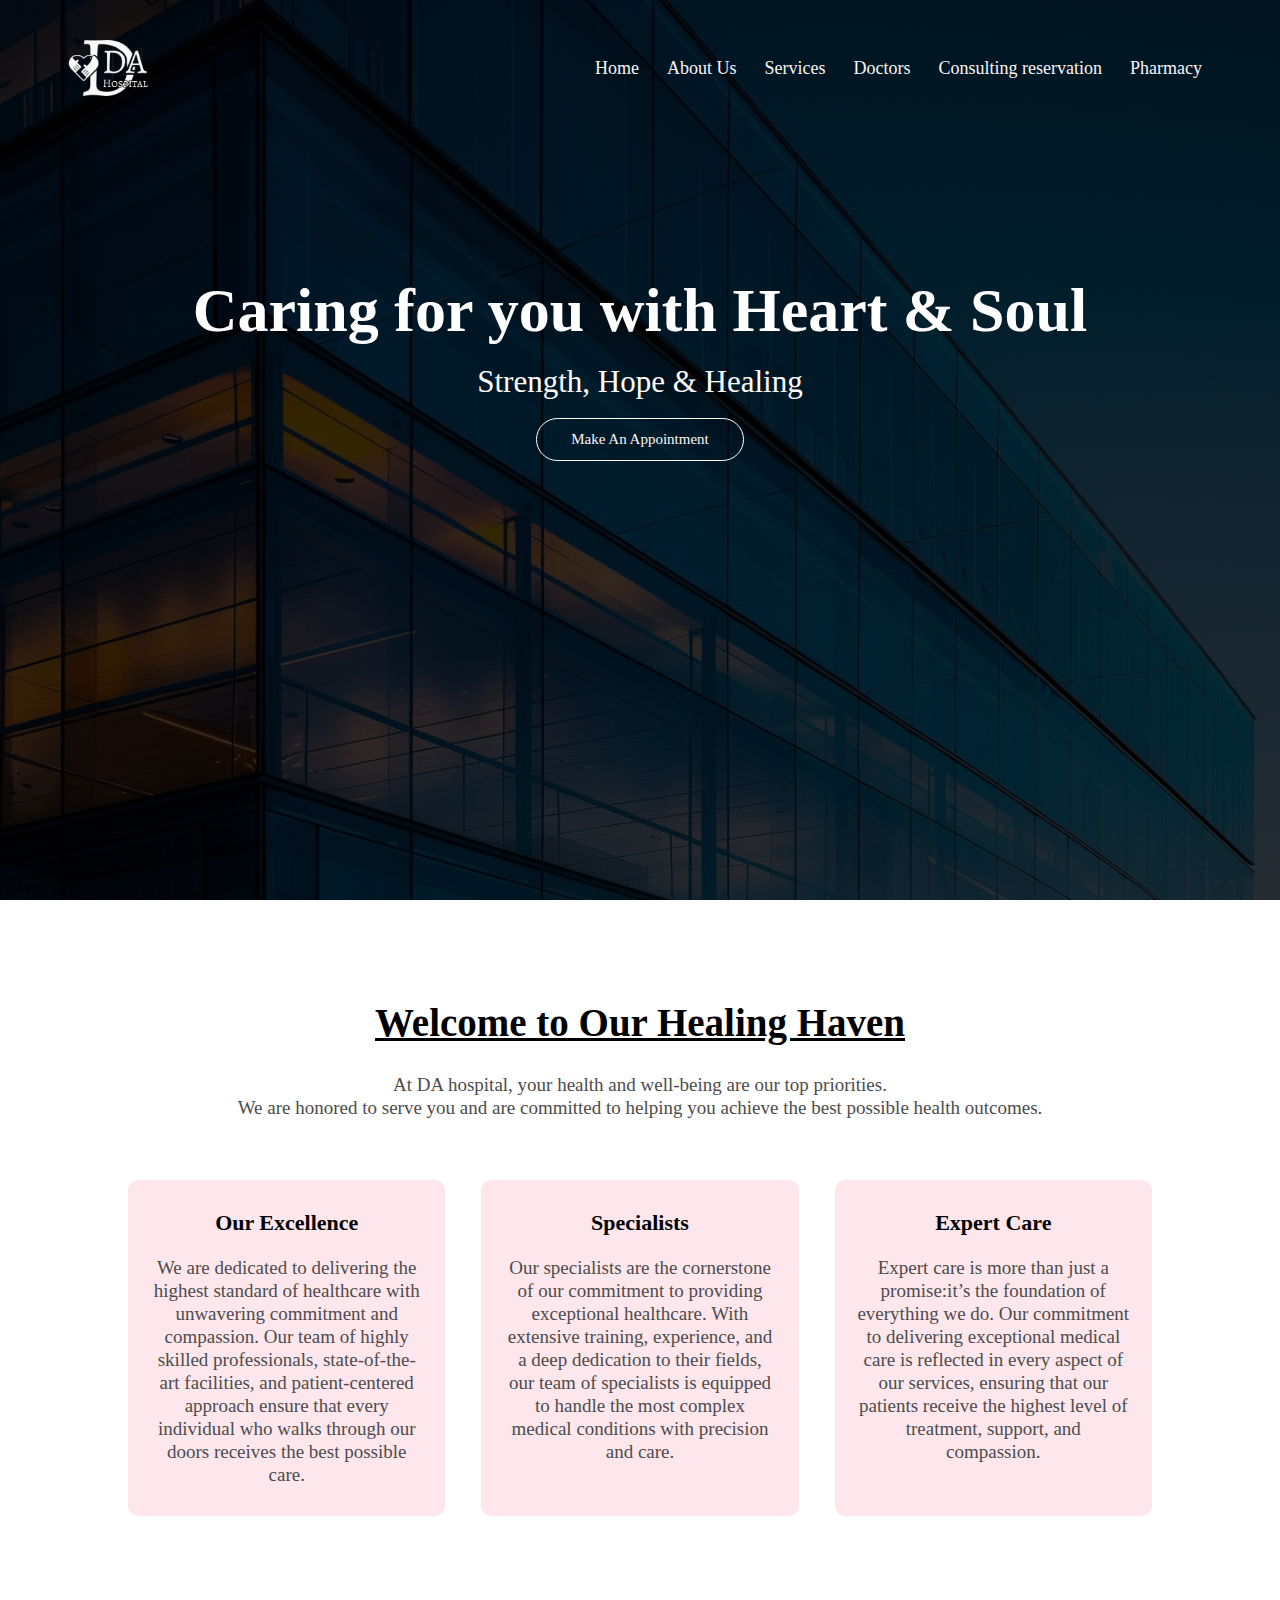
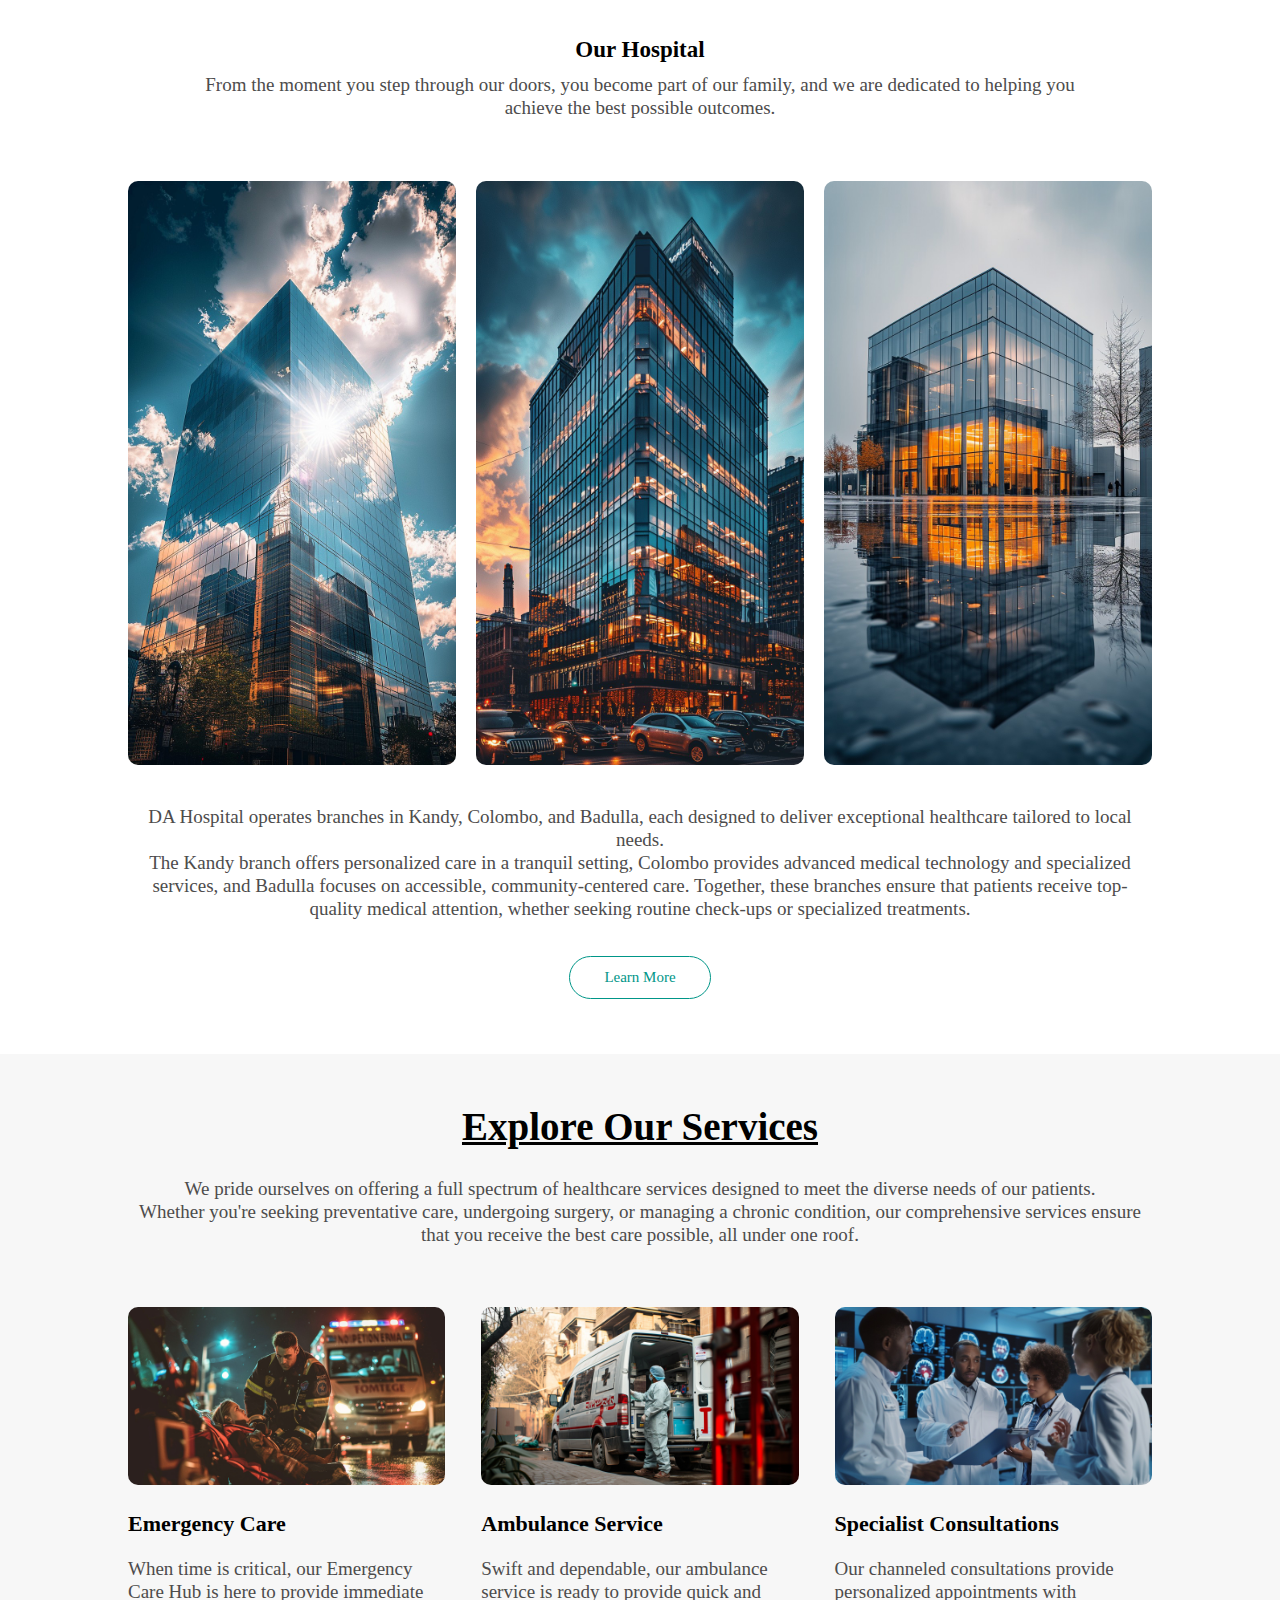
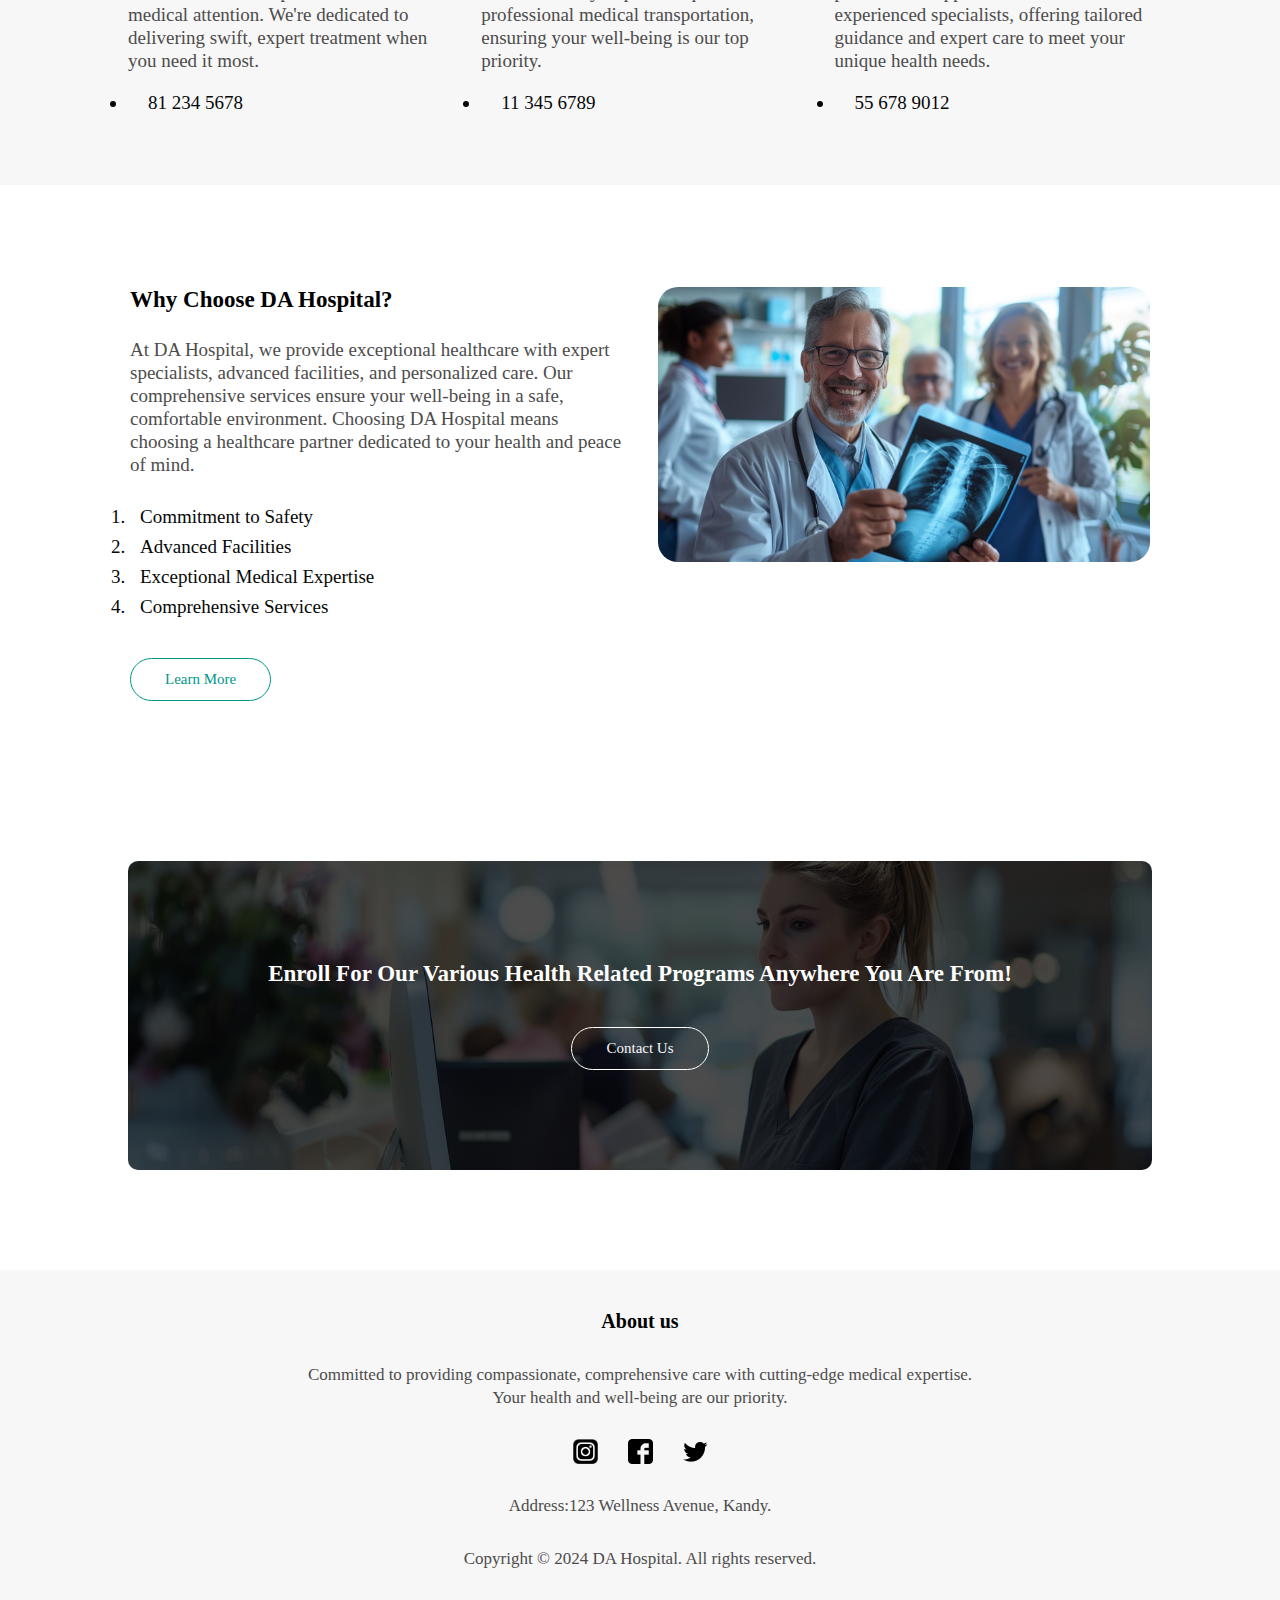
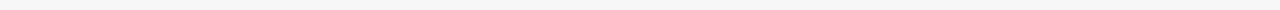
<file: index.html>
<html>
<head> 
  <meta name="viewport" content="width=device-width, initial-scale=1.0">
<title> DA Hospital </title>
<link rel="stylesheet" type="text/css" href="Style/Style.css">
<link rel="stylesheet" href="Style/manifest.json">
<link rel="icon" href="Images/favicon.ico" type="image/x-icon">
</head>
<body>
 <section class="header">

<!-----Navigation bar begins----->  
  
  <header>
    <nav>
      <a href="index.html"><img src="Images/l3.png" class="Logo"></a>
      <div class="nav-links">
        <ul>
          <li><a href="Pharmacy.html"> Pharmacy </a></li>
          <li><a href="Consulting reservation.html"> Consulting reservation</a></li>
          <li><a href="Doctors.html"> Doctors </a></li>
          <li><a href="Services.html"> Services </a></li>
          <li><a href="About us and contact.html"> About Us </a></li>
          <li><a href="index.html"> Home </a></li>
        </ul>
      </div> 
    </nav>

<!-----Navigation bar ends----->
<!-----Welcoming Page----->

    <br><br>
    <div class="content">
      <h1>Caring for you with Heart & Soul</h1>
      <p>Strength, Hope & Healing</p>
        <div>
          <a href="Consulting reservation.html" class="hero-btn">Make An Appointment</a>
        </div>
    </div>
  </header>
 </section>
 
<!-----About us----->

 <main>
 <section class="about-us">
  <h2><u>Welcome to Our Healing Haven</u></h2><br>
  <p>At DA hospital, your health and well-being are our top priorities.<br>We are honored to serve you and are committed to helping you achieve the best possible health outcomes.</p>

  <div class="row">
    <div class="about-us-col">
      <h3>Our Excellence</h3>
      <p>We are dedicated to delivering the highest standard of healthcare with unwavering commitment and compassion. Our team of highly skilled professionals, state-of-the-art facilities, and patient-centered approach ensure that every individual who walks through our doors receives the best possible care.</p>
    </div>

    <div class="about-us-col">
      <h3>Specialists</h3>
      <p>Our specialists are the cornerstone of our commitment to providing exceptional healthcare. With extensive training, experience, and a deep dedication to their fields, our team of specialists is equipped to handle the most complex medical conditions with precision and care.</p>
    </div>

    <div class="about-us-col">
      <h3>Expert Care</h3>
      <p>Expert care is more than just a promise:it’s the foundation of everything we do. Our commitment to delivering exceptional medical care is reflected in every aspect of our services, ensuring that our patients receive the highest level of treatment, support, and compassion.</p>
    </div>
  </div>
 </section>

<!-----Hospital----->

 <section>
  <section class="hospital">
    <h4>Our Hospital</h4>
    <p>From the moment you step through our doors, you become part of our family, and we are dedicated to helping you <br>achieve the best possible outcomes.</p> 

 <div class="row">
    <div class="hospital-col">
      <img src="Images/Kandy hos.jpg" alt="Kandy">
      <div class="layer">
        <h3>Kandy</h3>
      </div>
    </div>

    <div class="hospital-col">
      <img src="Images/colombo hos.jpg" alt="Colombo">
      <div class="layer">
        <h3>Colombo</h3>        
      </div>
    </div>

    <div class="hospital-col">
      <img src="Images/Badhulla hos.jpg" alt="Badhulla">
        <div class="layer">
          <h3>Badhulla</h3>
        </div>
    </div>
 </div>
 <p>DA Hospital operates branches in Kandy, Colombo, and Badulla, each designed to deliver exceptional healthcare tailored to local needs. <br>The Kandy branch offers personalized care in a tranquil setting, Colombo provides advanced medical technology and specialized services, and Badulla focuses on accessible, community-centered care. Together, these branches ensure that patients receive top-quality medical attention, whether seeking routine check-ups or specialized treatments.</p><br>
 <a href="About us and contact.html" class="hero-btn green-btn">Learn More</a>
</section>

<!-----Services----->

<section class="s">
<section class="services-background">
<section class="services">
  <h2><u>Explore Our Services</u></h2><br>
  <p>We pride ourselves on offering a full spectrum of healthcare services designed to meet the diverse needs of our patients. <br>Whether you're seeking preventative care, undergoing surgery, or managing a chronic condition, our comprehensive services ensure that you receive the best care possible, all under one roof.</p>

  <div class="row">
    <div class="services-col">
      <img src="Images/emergency care.jpg" alt="ICU">
      <h3>Emergency Care</h3>
      <p>When time is critical, our Emergency Care Hub is here to provide immediate medical attention. We're dedicated to delivering swift, expert treatment when you need it most.</p>
      <ul>
        <li>81 234 5678</li>
      </ul>
    </div>

    <div class="services-col">
      <img src="Images/Ambulance" alt="ambulance">
      <h3>Ambulance Service</h3>
      <p>Swift and dependable, our ambulance service is ready to provide quick and professional medical transportation, ensuring your well-being is our top priority.</p>
      <ul>
        <li>11 345 6789</li>
      </ul>
    </div>

    <div class="services-col">
      <img src="Images/Specialists" alt="Specialist Consultations">
      <h3>Specialist Consultations</h3>
      <p>Our channeled consultations provide personalized appointments with experienced specialists, offering tailored guidance and expert care to meet your unique health needs.</p>
      <ul>
        <li>55 678 9012</li>
      </ul>
    </div>
  </div>
</section>
</section>
</section>

<!-----Why Choose Us----->

<section class="ycu">
  <div class="row">
    <div class="ycu-col">
      <h4>Why Choose DA Hospital?</h4>
      <p>At DA Hospital, we provide exceptional healthcare with expert specialists, advanced facilities, and personalized care. Our comprehensive services ensure your well-being in a safe, comfortable environment. Choosing DA Hospital means choosing a healthcare partner dedicated to your health and peace of mind.</p>

      <ol>
        <li>Commitment to Safety</li>
        <li>Advanced Facilities</li>
        <li>Exceptional Medical Expertise</li>
        <li>Comprehensive Services</li>
      </ol><br><br>
      <a href="Services.html" class="hero-btn green-btn">Learn More</a>
    </div>

    <div class="ycu-col">
      <img src="Images/ytc.jpg" alt="Why Choose Us">
    </div>
  </div>

</section>

<!-----Contact Us----->

<section class="contact">
  <h1>Enroll For Our Various Health Related Programs Anywhere You Are From!</h1>
  <a href="Contact Us.html" class="hero-btn">Contact Us</a>
</section>
</main>

<!-----Footer----->

<footer>
  <section class="footer">  
    <h4>About us</h4>
    <p>Committed to providing compassionate, comprehensive care with cutting-edge medical expertise.<br>Your health and well-being are our priority.</p>

    <div class="icons">
      <img src="Images/Instagram.png" alt="Instagram">
      <img src="Images/Facebook.png" alt="Facebook">
      <img src="Images/Twitter.png" alt="Twitter">
    </div>

    <p>Address:123 Wellness Avenue, Kandy.</p>
    <p>Copyright © 2024 DA Hospital. All rights reserved.</p>
  </section>
</footer>
</body>
</html>
</file>
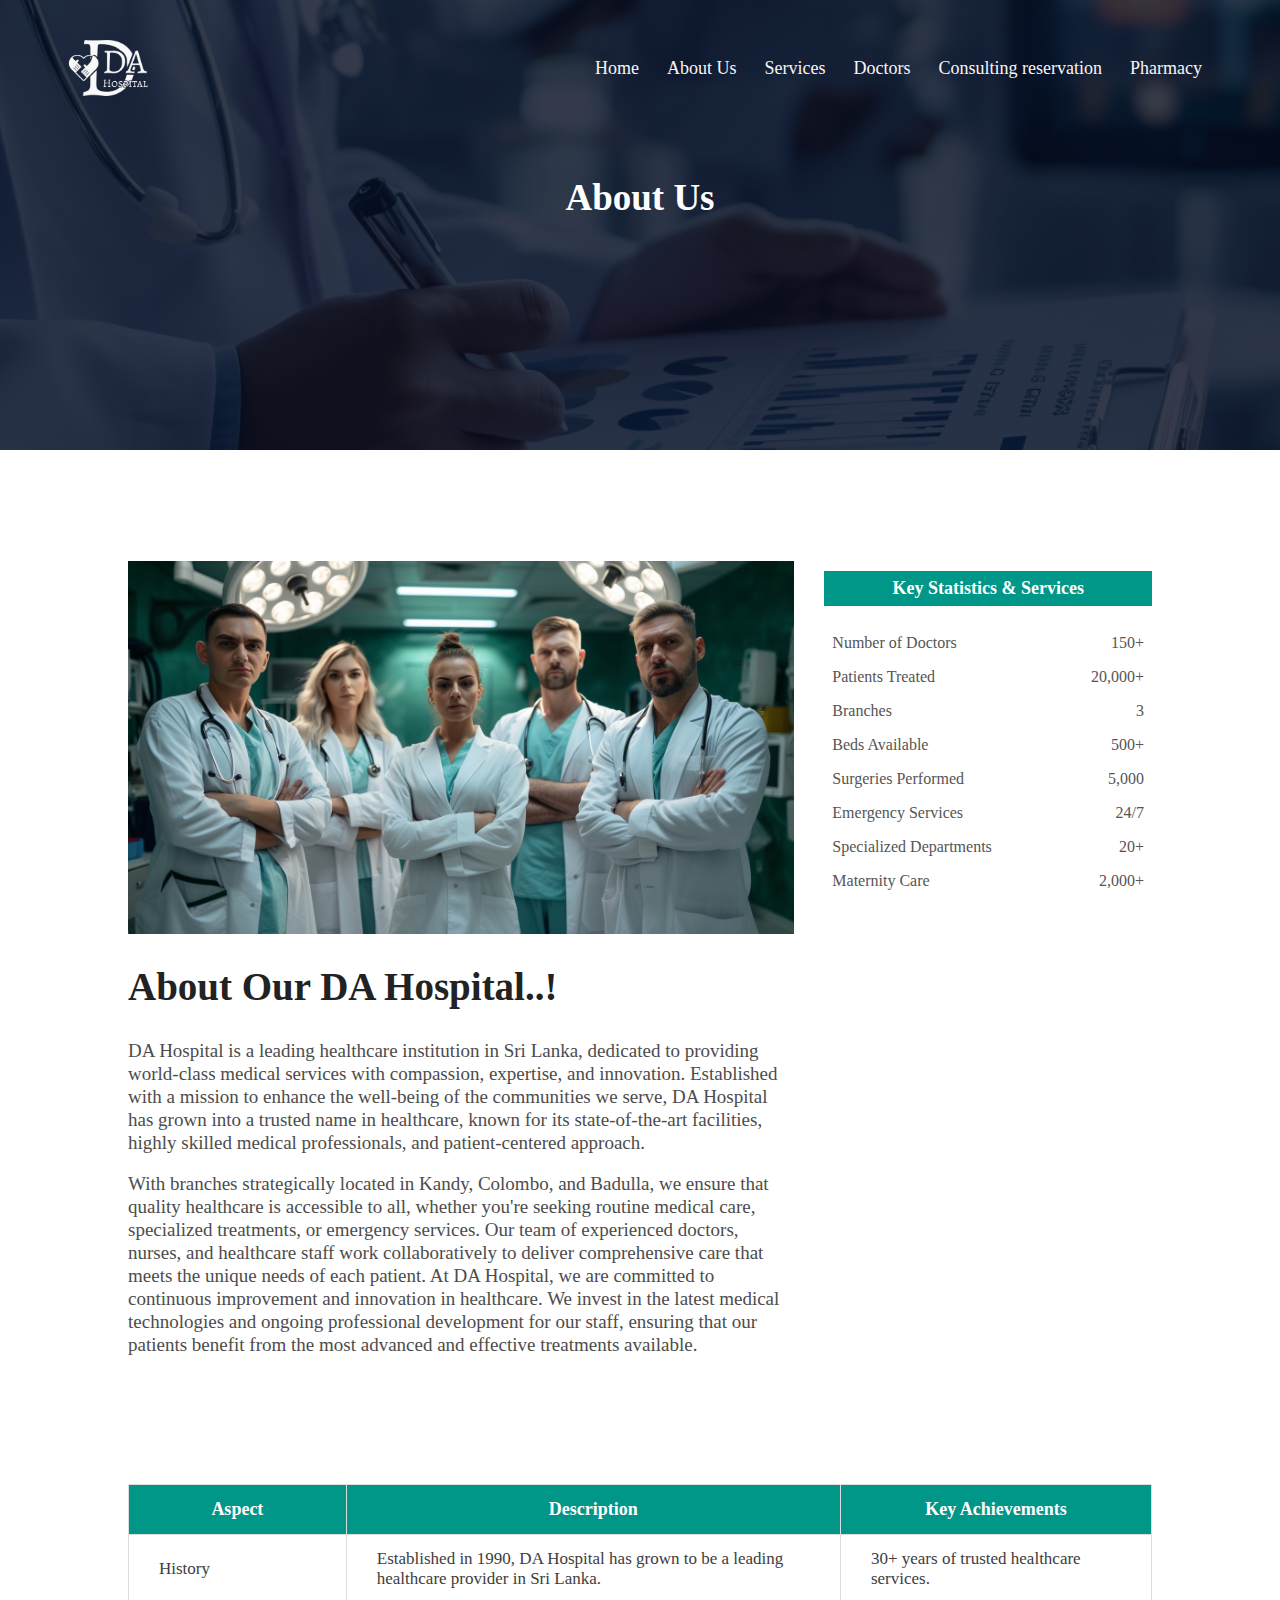
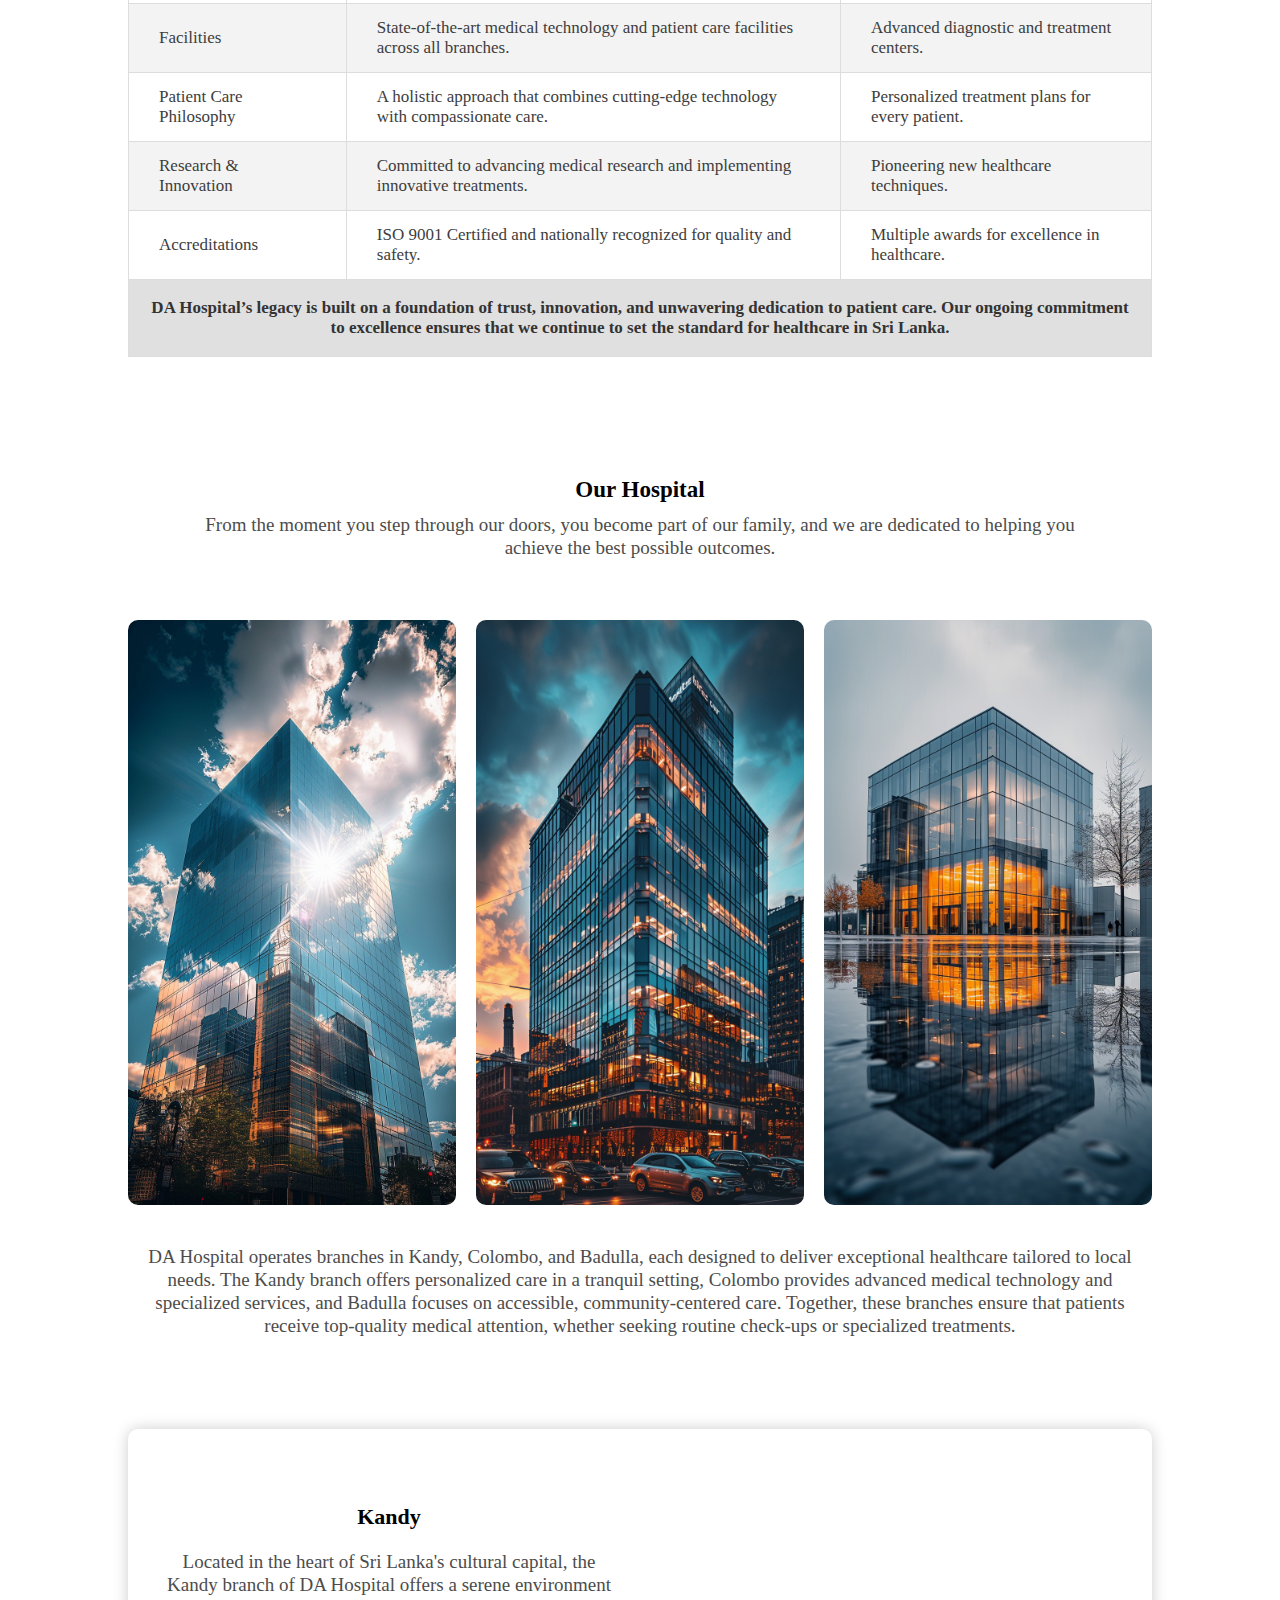
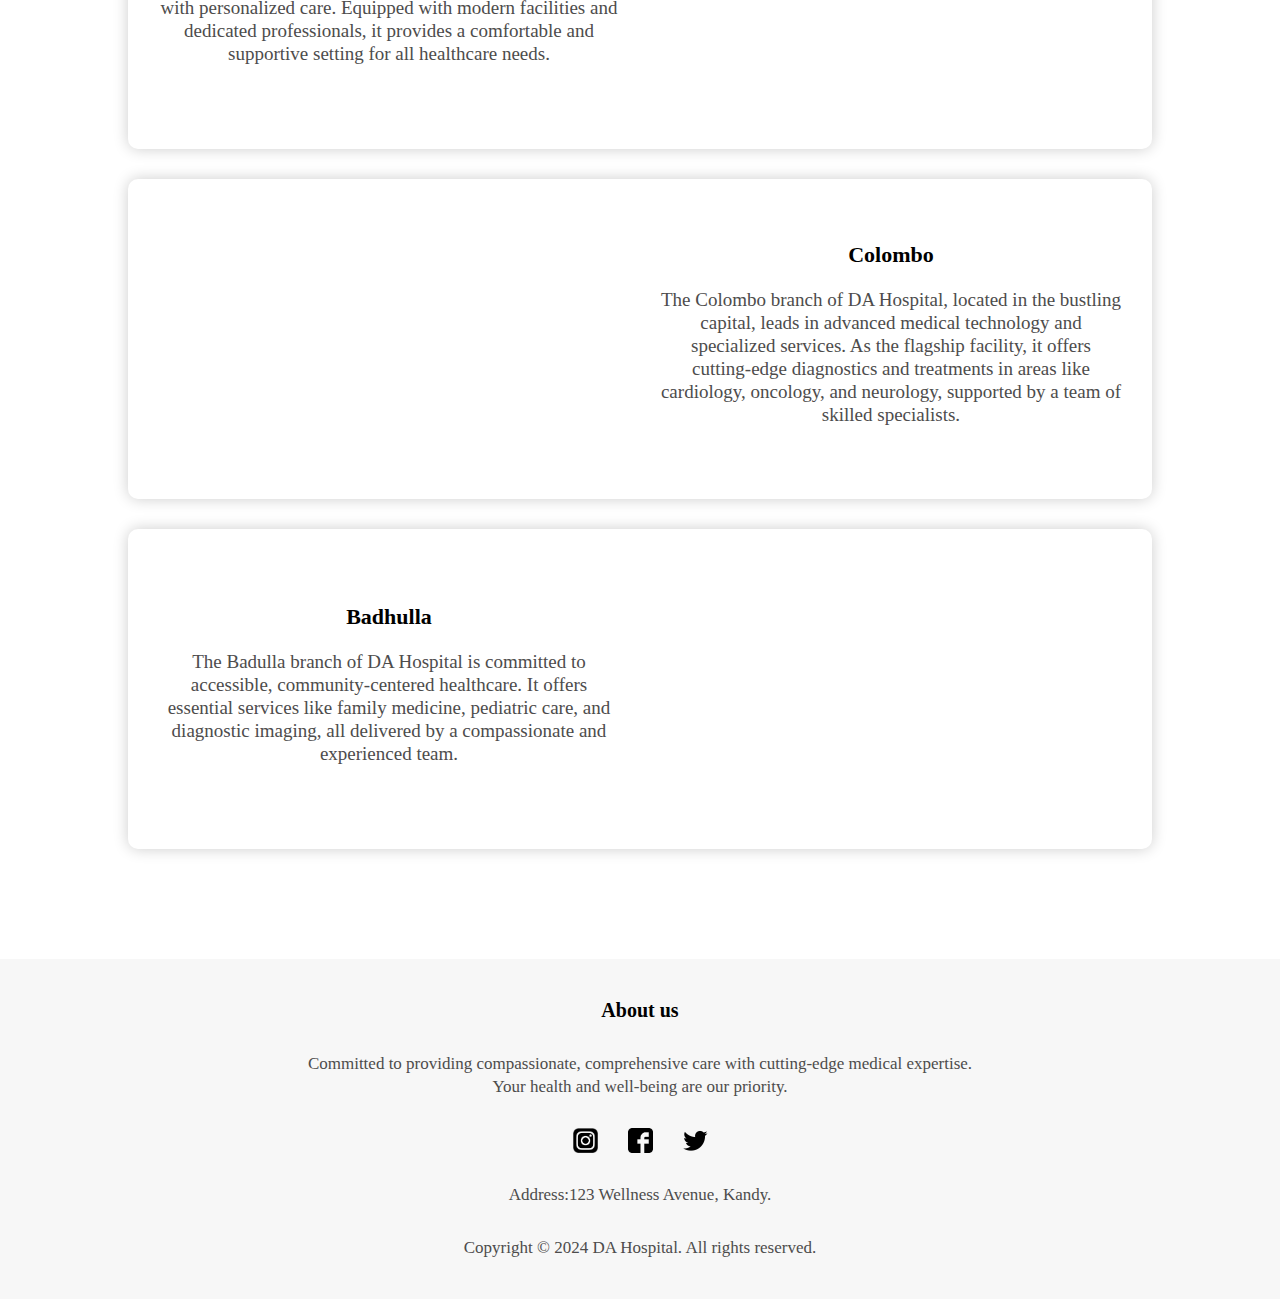
<file: About us and contact.html>
<html>
<head> 
  <meta name="viewport" content="width=device-width, initial-scale=1.0">
<title> DA Hospital </title>
<link rel="stylesheet" type="text/css" href="Style/Style.css">
<link rel="stylesheet" href="Style/manifest.json">
<link rel="icon" href="Images/favicon.ico" type="image/x-icon">
</head>
<body>
  <section class="Sub-header">

<!-----Navigation bar begins----->  
  
  <header>  
    <nav>
      <a href="index.html"><img src="Images/l3.png" class="Logo"></a>
      <div class="nav-links">
        <ul>
          <li><a href="Pharmacy.html"> Pharmacy </a></li>
          <li><a href="Consulting reservation.html"> Consulting reservation</a></li>
          <li><a href="Doctors.html"> Doctors </a> </li>
          <li><a href="Services.html"> Services </a> </li>
          <li><a href="About us and contact.html"> About Us </a></li>
          <li><a href="index.html"> Home </a> </li>
        </ul>
      </div>  
    </nav>
    <h1>About Us</h1>
  </header>
  </section>
    
<!-----Navigation bar ends----->

<!-----About Us Content----->

<main>
<section class="about">
  <div class="row">
    <div class="about-left">
      <img src="Images/About us pic.jpg" alt="About us">
      <h2>About Our DA Hospital..!</h2>
      <p>DA Hospital is a leading healthcare institution in Sri Lanka, dedicated to providing world-class medical services with compassion, expertise, and innovation. Established with a mission to enhance the well-being of the communities we serve, DA Hospital has grown into a trusted name in healthcare, known for its state-of-the-art facilities, highly skilled medical professionals, and patient-centered approach.</p><br>
      <p>With branches strategically located in Kandy, Colombo, and Badulla, we ensure that quality healthcare is accessible to all, whether you're seeking routine medical care, specialized treatments, or emergency services. Our team of experienced doctors, nurses, and healthcare staff work collaboratively to deliver comprehensive care that meets the unique needs of each patient. At DA Hospital, we are committed to continuous improvement and innovation in healthcare. We invest in the latest medical technologies and ongoing professional development for our staff, ensuring that our patients benefit from the most advanced and effective treatments available.</p><br>
    </div>

    <!-----About Us Catergory Table----->

    <div class="about-right">
      <h3>Key Statistics & Services</h3>
      <div>
        <span>Number of Doctors</span>
        <span>150+</span>
      </div>

      <div>
        <span>Patients Treated</span>
        <span>20,000+</span>
      </div>

      <div>
        <span>Branches</span>
        <span>3</span>
      </div>

      <div>
        <span>Beds Available</span>
        <span>500+</span>
      </div>

      <div>
        <span>Surgeries Performed	</span>
        <span>5,000</span>
      </div>

      <div>
        <span>Emergency Services</span>
        <span>24/7</span>
      </div>

      <div>
        <span>Specialized Departments	</span>
        <span>20+</span>
      </div>

      <div>
        <span>Maternity Care</span>
        <span>2,000+</span>
      </div>
    </div>      
  </div>
</section>

<!-----About Our Hospital Table----->

<section class="table">
  <table class="about-table">
    <thead>
        <tr>
            <th>Aspect</th>
            <th>Description</th>
            <th>Key Achievements</th>
        </tr>
    </thead>
    <tbody>
        <tr>
            <td>History</td>
            <td>Established in 1990, DA Hospital has grown to be a leading healthcare provider in Sri Lanka.</td>
            <td>30+ years of trusted healthcare services.</td>
        </tr>
        <tr>
            <td>Facilities</td>
            <td>State-of-the-art medical technology and patient care facilities across all branches.</td>
            <td>Advanced diagnostic and treatment centers.</td>
        </tr>
        <tr>
            <td>Patient Care Philosophy</td>
            <td>A holistic approach that combines cutting-edge technology with compassionate care.</td>
            <td>Personalized treatment plans for every patient.</td>
        </tr>
        <tr>
            <td>Research & Innovation</td>
            <td>Committed to advancing medical research and implementing innovative treatments.</td>
            <td>Pioneering new healthcare techniques.</td>
        </tr>
        <tr>
            <td>Accreditations</td>
            <td>ISO 9001 Certified and nationally recognized for quality and safety.</td>
            <td>Multiple awards for excellence in healthcare.</td>
        </tr>
    </tbody>
    <tfoot>
        <tr>
            <td colspan="3">
                DA Hospital’s legacy is built on a foundation of trust, innovation, and unwavering dedication to patient care. Our ongoing commitment to excellence ensures that we continue to set the standard for healthcare in Sri Lanka.
            </td>
        </tr>
    </tfoot>
</table>
</section>

<!-----About Our Hospital Content----->

<section>
  <section class="hospital">
    <h4>Our Hospital</h4>
    <p>From the moment you step through our doors, you become part of our family, and we are dedicated to helping you <br>achieve the best possible outcomes.</p> 

 <div class="row">
    <div class="hospital-col">
      <img src="Images/Kandy hos.jpg" alt="Kandy">
      <div class="layer">
        <h3>Kandy</h3>
      </div>
    </div>

    <div class="hospital-col">
      <img src="Images/colombo hos.jpg" alt="Colombo">
      <div class="layer">
        <h3>Colombo</h3>        
      </div>
    </div>

    <div class="hospital-col">
      <img src="Images/Badhulla hos.jpg" alt="Badhulla">
        <div class="layer">
          <h3>Badhulla</h3>
        </div>
    </div>
 </div>
 <p>DA Hospital operates branches in Kandy, Colombo, and Badulla, each designed to deliver exceptional healthcare tailored to local needs. The Kandy branch offers personalized care in a tranquil setting, Colombo provides advanced medical technology and specialized services, and Badulla focuses on accessible, community-centered care. Together, these branches ensure that patients receive top-quality medical attention, whether seeking routine check-ups or specialized treatments.</p><br>
 </section>
</section>

<!----- Hospital Branches Content----->

<section class="hospital-branches">
  <div class="branch-container">
    <div class="branch branch-kandy">
      <div class="branch-content">
        <h3>Kandy</h3>
        <p>Located in the heart of Sri Lanka's cultural capital, the Kandy branch of DA Hospital offers a serene environment with personalized care. Equipped with modern facilities and dedicated professionals, it provides a comfortable and supportive setting for all healthcare needs.</p>
      </div>
      <div class="branch-image">
        <iframe src="https://www.google.com/maps/embed?pb=!1m18!1m12!1m3!1d63320.430107952314!2d80.58458139296933!3d7.294543434413177!2m3!1f0!2f0!3f0!3m2!1i1024!2i768!4f13.1!3m3!1m2!1s0x3ae366266498acd3%3A0x411a3818a1e03c35!2sKandy!5e0!3m2!1sen!2slk!4v1725105330872!5m2!1sen!2slk"></iframe>
      </div>
    </div>

    <div class="branch branch-colombo">
      <div class="branch-image">
        <iframe src="https://www.google.com/maps/embed?pb=!1m18!1m12!1m3!1d126743.63215409478!2d79.77380271452272!3d6.921831560819223!2m3!1f0!2f0!3f0!3m2!1i1024!2i768!4f13.1!3m3!1m2!1s0x3ae253d10f7a7003%3A0x320b2e4d32d3838d!2sColombo!5e0!3m2!1sen!2slk!4v1725107374690!5m2!1sen!2slk"></iframe>
      </div>
      <div class="branch-content">
        <h3>Colombo</h3>
        <p>The Colombo branch of DA Hospital, located in the bustling capital, leads in advanced medical technology and specialized services. As the flagship facility, it offers cutting-edge diagnostics and treatments in areas like cardiology, oncology, and neurology, supported by a team of skilled specialists.</p>
      </div>
    </div>

    <div class="branch branch-badulla">
      <div class="branch-content">
        <h3>Badhulla</h3>
        <p>The Badulla branch of DA Hospital is committed to accessible, community-centered healthcare. It offers essential services like family medicine, pediatric care, and diagnostic imaging, all delivered by a compassionate and experienced team.</p>
      </div>
      <div class="branch-image">
        <iframe src="https://www.google.com/maps/embed?pb=!1m18!1m12!1m3!1d31681.390938636338!2d81.03841755333517!3d6.988791102768766!2m3!1f0!2f0!3f0!3m2!1i1024!2i768!4f13.1!3m3!1m2!1s0x3ae462167fa6dad9%3A0x84d3d072c32aa246!2sBadulla!5e0!3m2!1sen!2slk!4v1725107474264!5m2!1sen!2slk"></iframe>      
      </div>
    </div>
  </div>
</section>
</main> 

<!-----Footer----->

<footer>
  <section class="footer">  
    <h4>About us</h4>
    <p>Committed to providing compassionate, comprehensive care with cutting-edge medical expertise.<br>Your health and well-being are our priority.</p>

    <div class="icons">
      <img src="Images/Instagram.png" alt="Instagram">
      <img src="Images/Facebook.png" alt="Facebook">
      <img src="Images/Twitter.png" alt="Twitter">
    </div>

    <p>Address:123 Wellness Avenue, Kandy.</p>
    <p>Copyright © 2024 DA Hospital. All rights reserved.</p>
  </section>
</footer>
</body>
</html>
</file>
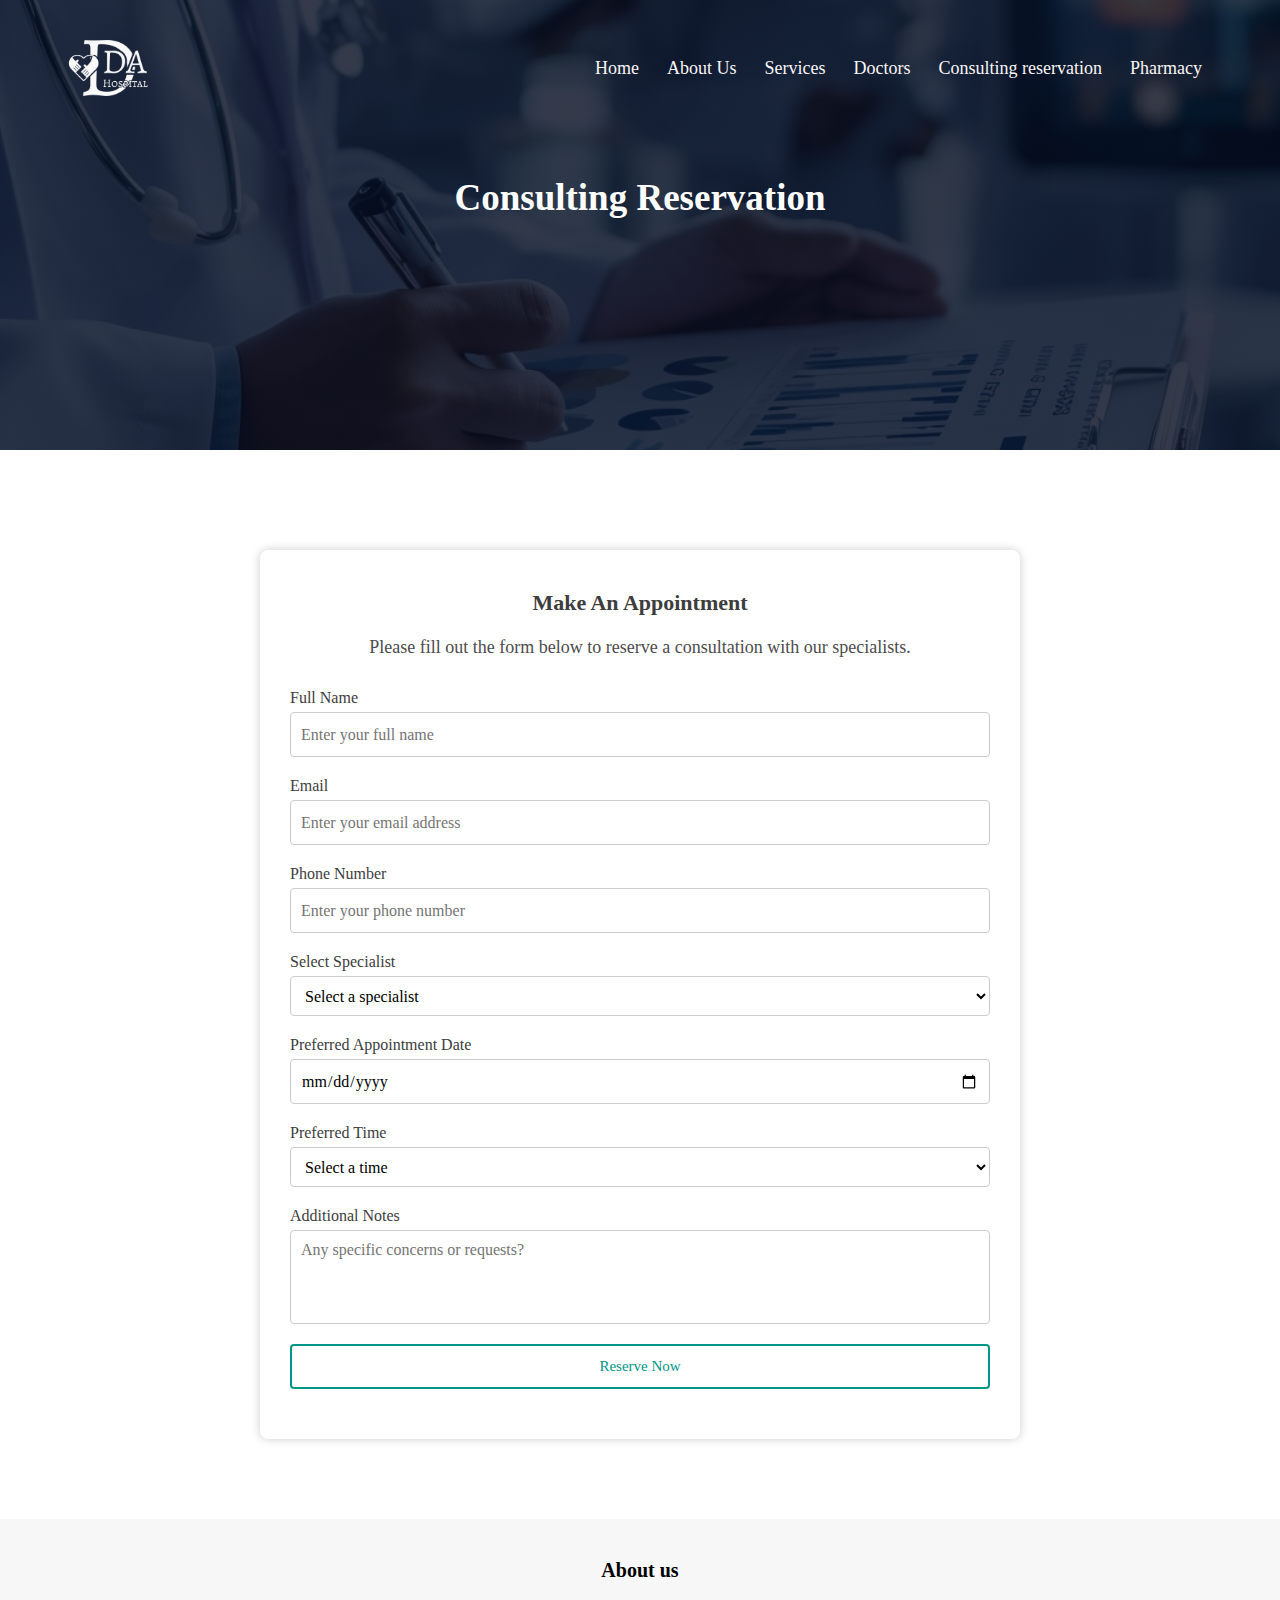
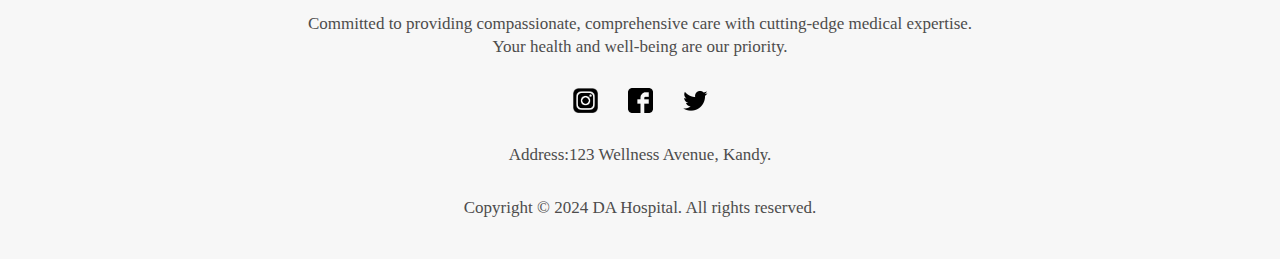
<file: Consulting reservation.html>
<html>
<head> 
  <meta name="viewport" content="width=device-width, initial-scale=1.0">
<title> DA Hospital </title>
<link rel="stylesheet" type="text/css" href="Style/Style.css">
<link rel="stylesheet" href="Style/manifest.json">
<link rel="icon" href="Images/favicon.ico" type="image/x-icon">
</head>
<body>
<section class="Sub-header">

<!-----Navigation bar begins----->  
 
<header>
  <nav>
    <a href="index.html"><img src="Images/l3.png" class="Logo"></a>
    <div class="nav-links">
      <ul>
        <li><a href="Pharmacy.html"> Pharmacy </a></li>
        <li><a href="Consulting reservation.html"> Consulting reservation</a></li>
        <li><a href="Doctors.html"> Doctors </a> </li>
        <li><a href="Services.html"> Services </a> </li>
        <li><a href="About us and contact.html"> About Us </a></li>
        <li><a href="index.html"> Home </a> </li>
      </ul>
    </div>  
  </nav>
  <h1>Consulting Reservation</h1>
</header>
</section>

<!-----Navigation bar ends----->

<!-----Reservation Form----->

<main>
<section class="reservation">
  <section class="reservation-form">
    <h3>Make An Appointment</h3>
    <p>Please fill out the form below to reserve a consultation with our specialists.</p>
    
    <form action="Thankyou.html">
        <div class="form-group">
            <label for="patient-name">Full Name</label>
            <input type="text" id="patient-name" name="patient_name" placeholder="Enter your full name" required>
        </div>

        <div class="form-group">
            <label for="patient-email">Email</label>
            <input type="email" id="patient-email" name="patient_email" placeholder="Enter your email address" required>
        </div>

        <div class="form-group">
            <label for="patient-phone">Phone Number</label>
            <input type="tel" id="patient-phone" name="patient_phone" placeholder="Enter your phone number" required>
        </div>

        <div class="form-group">
            <label for="specialist">Select Specialist</label>
            <select id="specialist" name="specialist" required>
                <option value="" disabled selected>Select a specialist</option>
                <option value="cardiologist">Cardiologist</option>
                <option value="neurologist">Neurologist</option>
                <option value="oncologist">Oncologist</option>
                <option value="pediatrician">Pediatrician</option>
                <option value="surgeon">Pulmonologist</option>
                <option value="surgeon">Surgeon</option>
            </select>
        </div>
        
        <div class="form-group">
            <label for="appointment-date">Preferred Appointment Date</label>
            <input type="date" id="appointment-date" name="appointment_date" required>
        </div>

        <div class="form-group">
            <label for="appointment-time">Preferred Time</label>
            <select id="appointment-time" name="appointment_time" required>
                <option value="" disabled selected>Select a time</option>
                <option value="morning">Morning (8:00 AM - 12:00 PM)</option>
                <option value="afternoon">Afternoon (12:00 PM - 4:00 PM)</option>
                <option value="evening">Evening (4:00 PM - 8:00 PM)</option>
            </select>
        </div>

        <div class="form-group">
            <label for="notes">Additional Notes</label>
            <textarea id="notes" name="notes" placeholder="Any specific concerns or requests?" rows="4"></textarea>
        </div>

        <div class="form-group">
            <button type="submit" class="submit-btn">Reserve Now</button>
        </div>
    </form>
  </section>
</section>
</main>

<!-----Footer----->

<footer>
  <section class="footer">  
    <h4>About us</h4>
    <p>Committed to providing compassionate, comprehensive care with cutting-edge medical expertise.<br>Your health and well-being are our priority.</p>

    <div class="icons">
      <img src="Images/Instagram.png" alt="Instagram">
      <img src="Images/Facebook.png" alt="Facebook">
      <img src="Images/Twitter.png" alt="Twitter">
    </div>

    <p>Address:123 Wellness Avenue, Kandy.</p>
    <p>Copyright © 2024 DA Hospital. All rights reserved.</p>
  </section>
</footer>
</body>
</html>
</file>
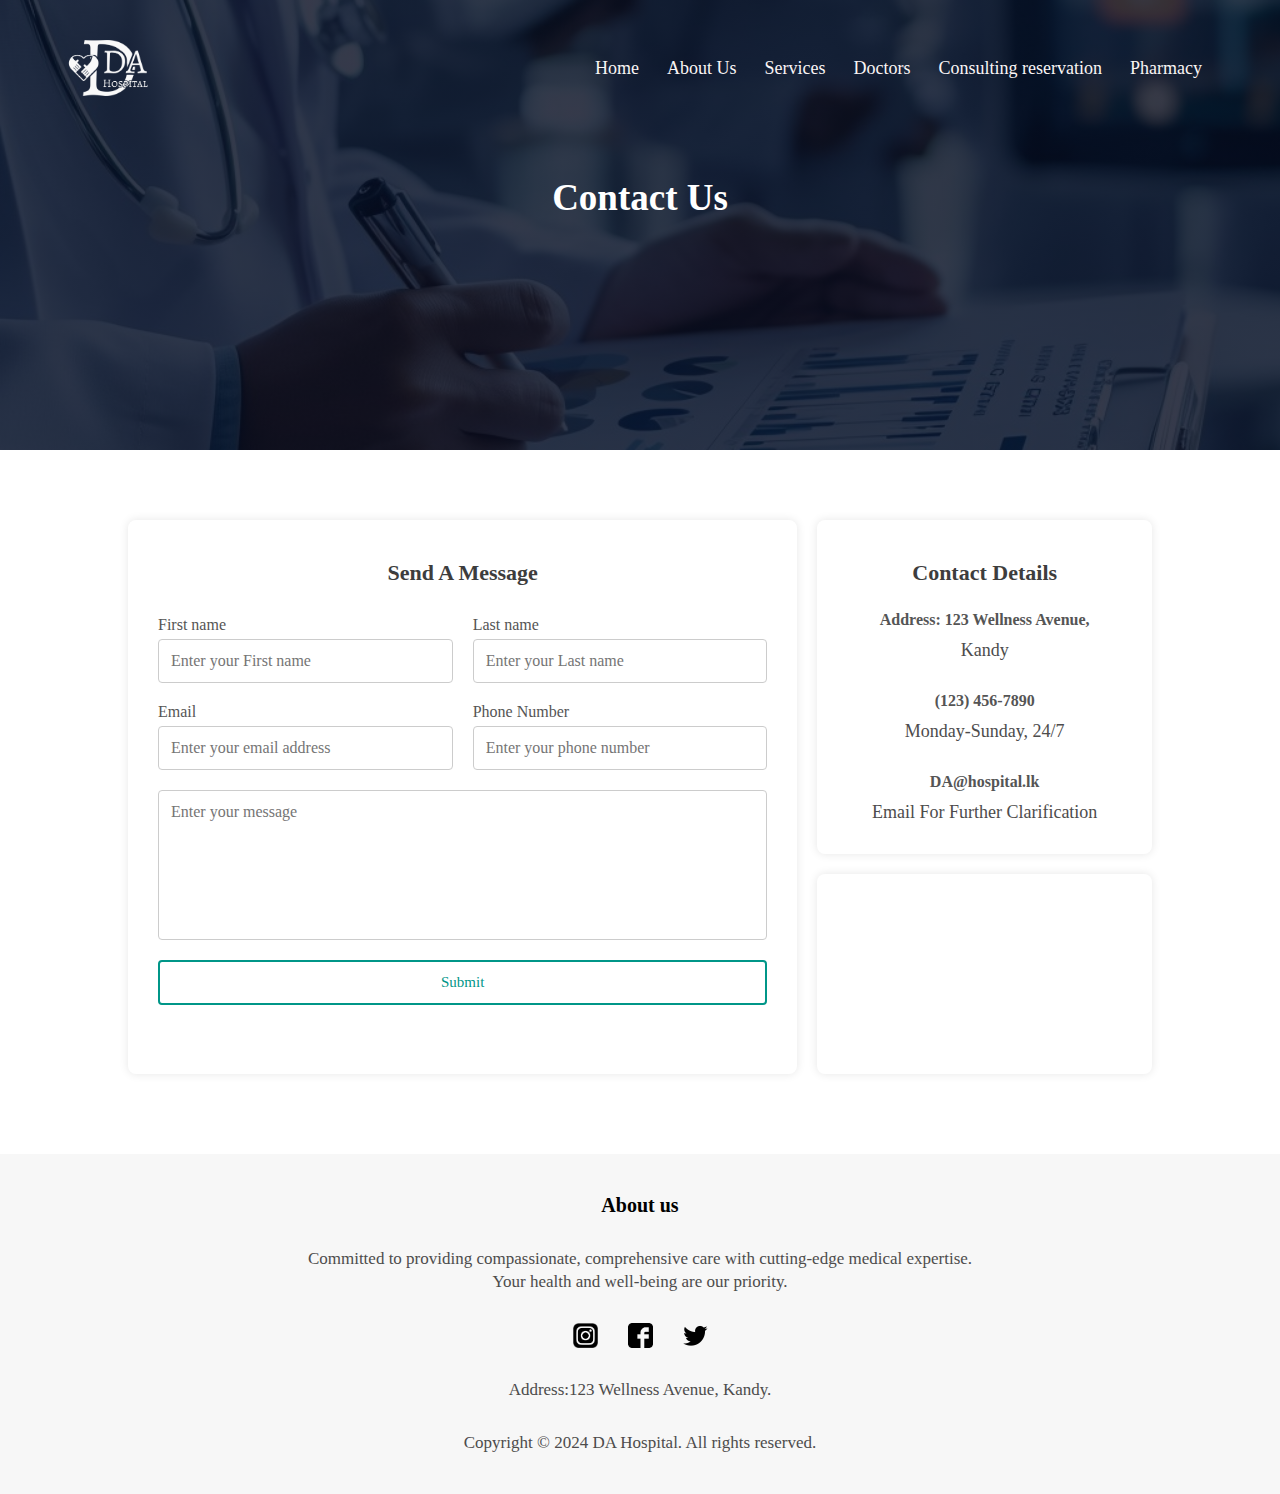
<file: Contact Us.html>
<html>
<head> 
  <meta name="viewport" content="width=device-width, initial-scale=1.0">
<title> DA Hospital </title>
<link rel="stylesheet" type="text/css" href="Style/Style.css">
<link rel="stylesheet" href="Style/manifest.json">
<link rel="icon" href="Images/favicon.ico" type="image/x-icon">
</head>
<body>
  <section class="Sub-header">

<!-----Navigation bar begins----->  

  <header>
    <nav>
      <a href="index.html"><img src="Images/l3.png" class="Logo"></a>
      <div class="nav-links">
        <ul>
          <li><a href="Pharmacy.html"> Pharmacy </a></li>
          <li><a href="Consulting reservation.html"> Consulting reservation</a></li>
          <li><a href="Doctors.html"> Doctors </a> </li>
          <li><a href="Services.html"> Services </a> </li>
          <li><a href="About us and contact.html"> About Us </a></li>
          <li><a href="index.html"> Home </a> </li>
        </ul>
      </div>  
    </nav>
    <h1>Contact Us</h1>
  </header>
  </section>
    
<!-----Navigation bar ends----->

<!-----Contact Us ----->

<main>
<section class="contactus">
  <div class="container">
    <div class="form-container">
      <h3>Send A Message</h3>
      
      <form action="Thankyou.html">
        <div class="formbox">
          <div class="row50">
            <div class="inputbox">
              <span>First name</span>
              <input type="text" placeholder="Enter your First name" required>
            </div>
            <div class="inputbox">
              <span>Last name</span>
              <input type="text" placeholder="Enter your Last name" required>
            </div>
          </div>

          <div class="row50">
            <div class="inputbox">
              <span>Email</span>
              <input type="text" placeholder="Enter your email address" required>
            </div>
            <div class="inputbox">
              <span>Phone Number</span>
              <input type="text" placeholder="Enter your phone number" required>
            </div>
          </div>

          <div class="row100">
            <div class="inputbox">
              <textarea placeholder="Enter your message"></textarea>
            </div>
          </div>

          <div class="row100">
            <div class="inputbox">
              <button type="submit" class="submit-btn">Submit</button>
            </div>
          </div>
        </div>
      </form>
    </div>

    <div class="info-container">
      <h3>Contact Details</h3>
      <div class="info-box">
        <div>
          <h5>Address: 123 Wellness Avenue,</h5>
          <p>Kandy</p>
        </div>

        <div>
          <h5>(123) 456-7890</h5>
          <p>Monday-Sunday, 24/7</p>
        </div>

        <div>
          <h5>DA@hospital.lk</h5>
          <p>Email For Further Clarification</p>
        </div>
      </div>
    </div>

    <div class="map-container">
      <iframe src="https://www.google.com/maps/embed?pb=!1m18!1m12!1m3!1d63320.430107952314!2d80.58458139296933!3d7.294543434413177!2m3!1f0!2f0!3f0!3m2!1i1024!2i768!4f13.1!3m3!1m2!1s0x3ae366266498acd3%3A0x411a3818a1e03c35!2sKandy!5e0!3m2!1sen!2slk!4v1725105330872!5m2!1sen!2slk"></iframe>
    </div>
    
</section>
</main>

<!-----Footer----->

<footer>
  <section class="footer">  
    <h4>About us</h4>
    <p>Committed to providing compassionate, comprehensive care with cutting-edge medical expertise.<br>Your health and well-being are our priority.</p>

    <div class="icons">
      <img src="Images/Instagram.png" alt="Instagram">
      <img src="Images/Facebook.png" alt="Facebook">
      <img src="Images/Twitter.png" alt="Twitter">
    </div>

    <p>Address:123 Wellness Avenue, Kandy.</p>
    <p>Copyright © 2024 DA Hospital. All rights reserved.</p>
  </section>
</footer>
</body>
</html>
</file>
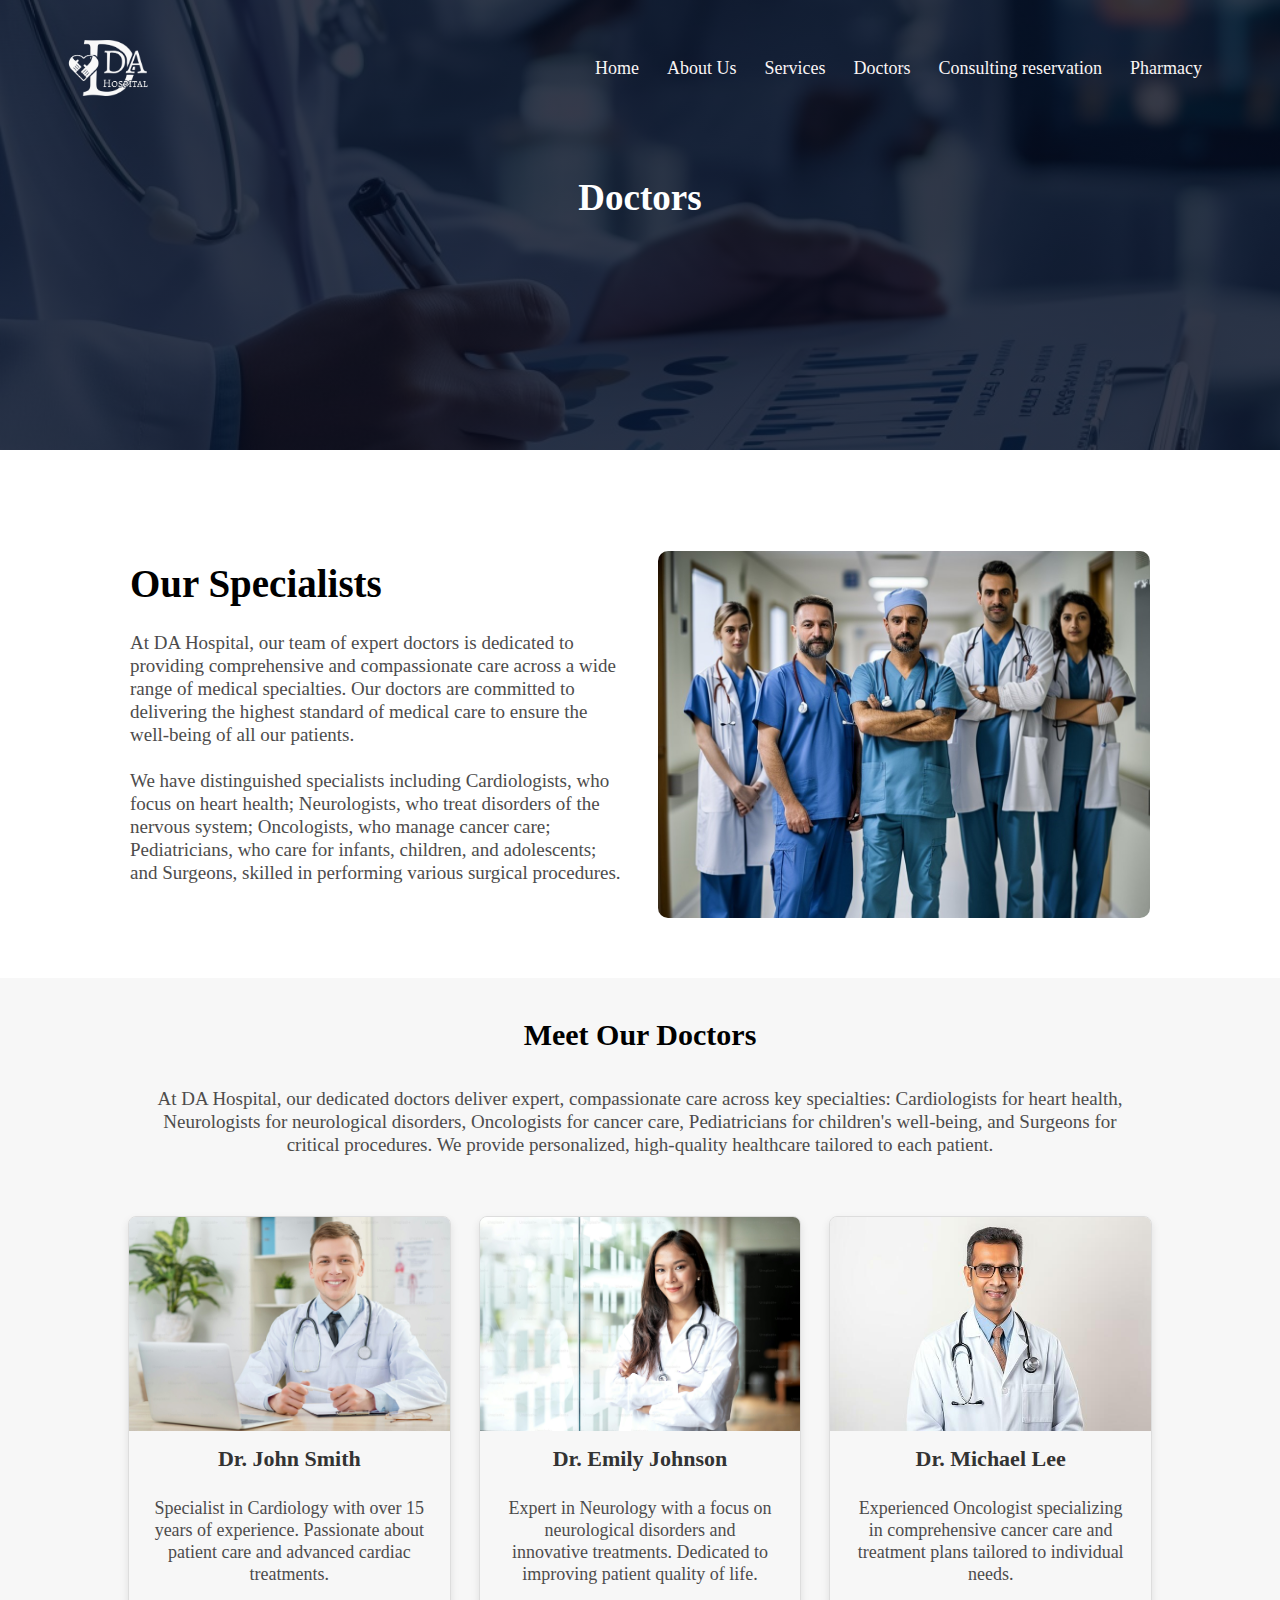
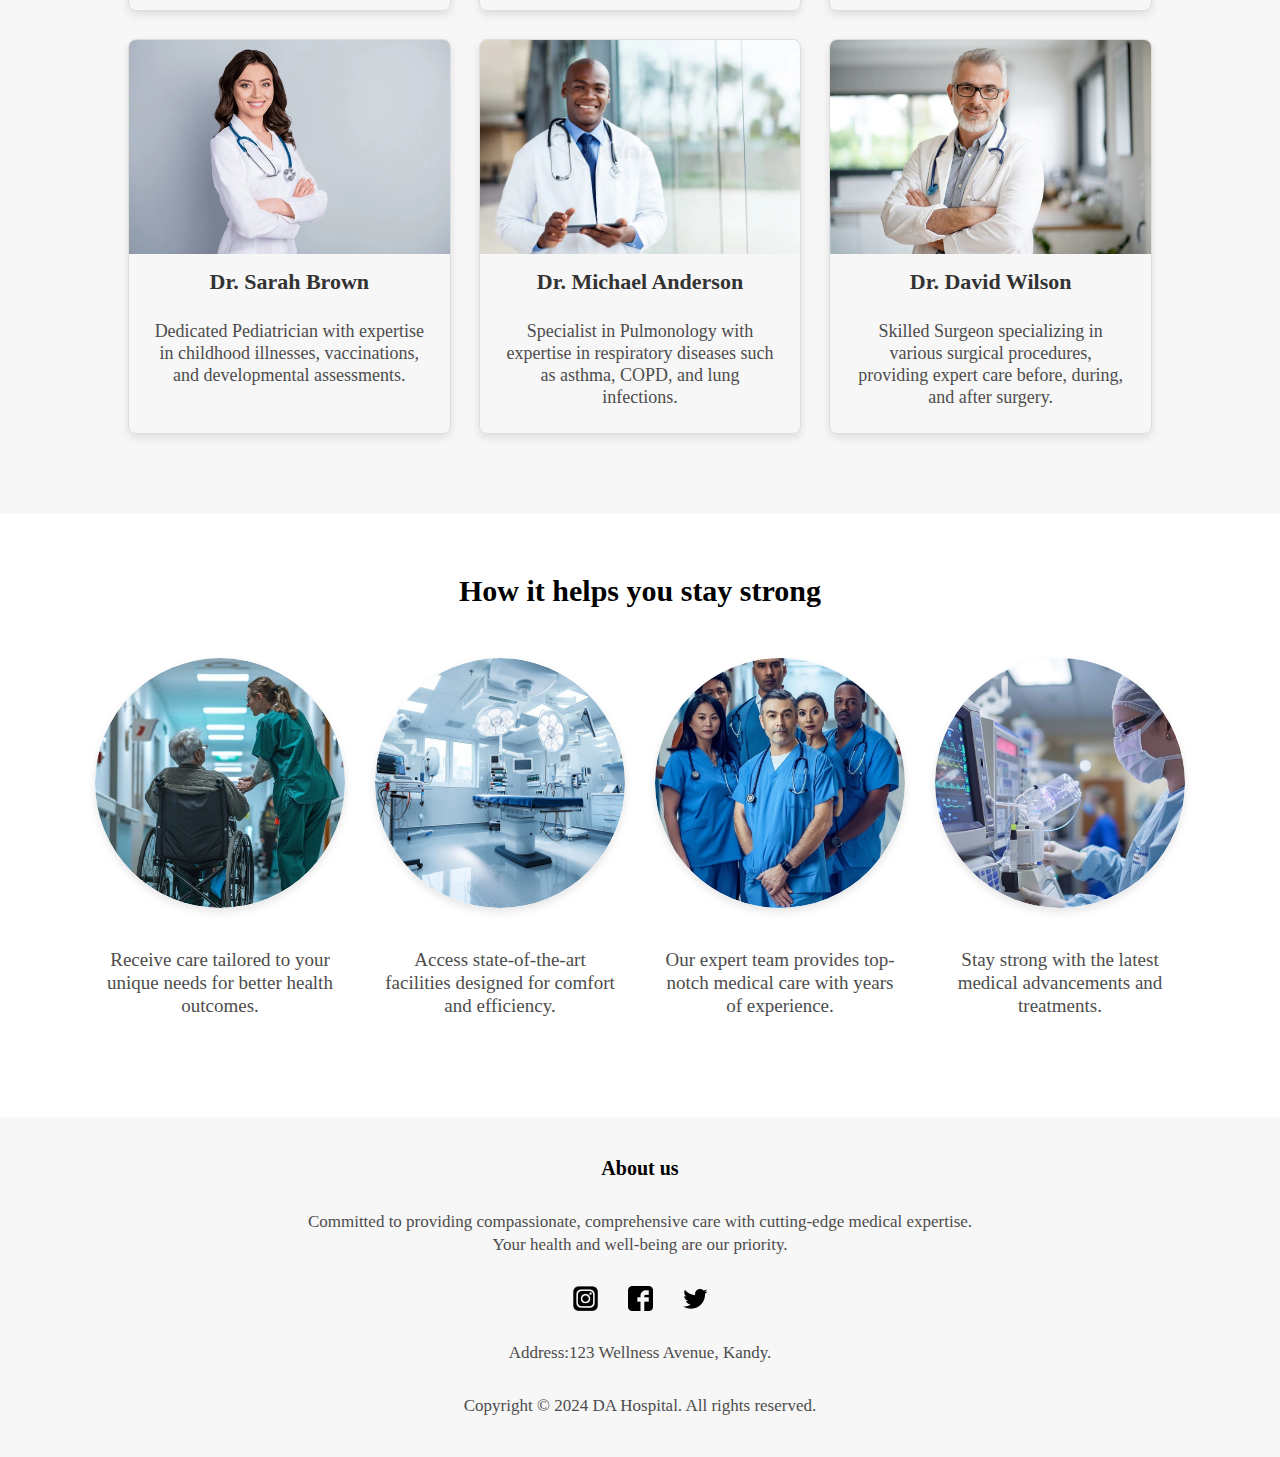
<file: Doctors.html>
<html>
<head> 
  <meta name="viewport" content="width=device-width, initial-scale=1.0">
<title> DA Hospital </title>
<link rel="stylesheet" type="text/css" href="Style/Style.css">
<link rel="stylesheet" href="Style/manifest.json">
<link rel="icon" href="Images/favicon.ico" type="image/x-icon">
</head>
<body>
<section class="Sub-header">

<!-----Navigation bar begins----->  

<header>
  <nav>
    <a href="index.html"><img src="Images/l3.png" class="Logo"></a>
    <div class="nav-links">
      <ul>
        <li><a href="Pharmacy.html"> Pharmacy </a></li>
        <li><a href="Consulting reservation.html"> Consulting reservation</a></li>
        <li><a href="Doctors.html"> Doctors </a> </li>
        <li><a href="Services.html"> Services </a> </li>
        <li><a href="About us and contact.html"> About Us </a></li>
        <li><a href="index.html"> Home </a> </li>
      </ul>
    </div>  
  </nav>
  <h1>Doctors</h1>
</header>
</section>

<!-----Navigation bar ends----->

<!-----Doctors Brief----->

<main>
  <section class="service">
    <div class="row">
      <div class="service-col">
        <h2>Our Specialists</h2>
        <p>At DA Hospital, our team of expert doctors is dedicated to providing comprehensive and compassionate care across a wide range of medical specialties. Our doctors are committed to delivering the highest standard of medical care to ensure the well-being of all our patients.<br><br> We have distinguished specialists including Cardiologists, who focus on heart health; Neurologists, who treat disorders of the nervous system; Oncologists, who manage cancer care; Pediatricians, who care for infants, children, and adolescents; and Surgeons, skilled in performing various surgical procedures.</p>
      </div>

      <div class="service-col">
        <img src="Images/doctors.jpg" alt="Our Specialists">
      </div>
    </div>
  </section>

<!-----Doctors Infomation----->

<section class="services-background">
<section class="Doctors">
  <h3> Meet Our Doctors</h3>
  <p>At DA Hospital, our dedicated doctors deliver expert, compassionate care across key specialties: Cardiologists for heart health, Neurologists for neurological disorders, Oncologists for cancer care, Pediatricians for children's well-being, and Surgeons for critical procedures. We provide personalized, high-quality healthcare tailored to each patient.</p>

  <div class="doctor-grid">
    <div class="doctor-card">
        <img src="Images/John Smith.jfif" alt="Cardiologist">
        <div class="doctor-info">
            <h3>Dr. John Smith</h3>
            <p>Specialist in Cardiology with over 15 years of experience. Passionate about patient care and advanced cardiac treatments.</p>
        </div>
    </div>
    <div class="doctor-card">
        <img src="Images/Emily Johnson.jfif" alt="Neurologist">
        <div class="doctor-info">
            <h3>Dr. Emily Johnson</h3>
            <p>Expert in Neurology with a focus on neurological disorders and innovative treatments. Dedicated to improving patient quality of life.</p>
        </div>
    </div>
    <div class="doctor-card">
        <img src="Images/Michael Lee.jpg" alt="Oncologist">
        <div class="doctor-info">
            <h3>Dr. Michael Lee</h3>
            <p>Experienced Oncologist specializing in comprehensive cancer care and treatment plans tailored to individual needs.</p>
        </div>
    </div>
    <div class="doctor-card">
        <img src="Images/Sarah Brown.webp" alt="Pediatrician">
        <div class="doctor-info">
            <h3>Dr. Sarah Brown</h3>
            <p>Dedicated Pediatrician with expertise in childhood illnesses, vaccinations, and developmental assessments.</p>
        </div>
    </div>
    <div class="doctor-card">
      <img src="Images/Michael Anderson.webp" alt="Pulmonologist">
      <div class="doctor-info">
          <h3>Dr. Michael Anderson</h3>
          <p>Specialist in Pulmonology with expertise in respiratory diseases such as asthma, COPD, and lung infections.</p>
      </div>
    </div>
    <div class="doctor-card">
        <img src="Images/David Wilson.jpg" alt="Surgeon">
        <div class="doctor-info">
            <h3>Dr. David Wilson</h3>
            <p>Skilled Surgeon specializing in various surgical procedures, providing expert care before, during, and after surgery.</p>
        </div>
    </div>
  </div>
</section>
</section>

<!-----Process----->

<section class="process">
  <h3>How it helps you stay strong</h3>

  <div class="circle-image-container">
    <div class="circle-item">
      <div class="circle-image">
        <img src="Images/Personalized Care.jpg" alt="Personalized Care">
        <div class="overlay">
          <div class="text">Personalized Care</div>
        </div>
      </div>
      <div class="description">
        <p>Receive care tailored to your unique needs for better health outcomes.</p>
      </div>
    </div>
    <div class="circle-item">
      <div class="circle-image">
        <img src="Images/Modern Facilities.avif" alt="Modern Facilities">
        <div class="overlay">
          <div class="text">Modern Facilities</div>
        </div>
      </div>
      <div class="description">
        <p>Access state-of-the-art facilities designed for comfort and efficiency.</p>
      </div>
    </div>
    <div class="circle-item">
      <div class="circle-image">
        <img src="Images/Expert Team.jpeg" alt="Expert Team">
        <div class="overlay">
          <div class="text">Expert Team</div>
        </div>
      </div>
      <div class="description">
        <p>Our expert team provides top-notch medical care with years of experience.</p>
      </div>
    </div>
    <div class="circle-item">
      <div class="circle-image">
        <img src="Images/Advanced Treatments.png" alt="Advanced Treatments">
        <div class="overlay">
          <div class="text">Advanced Treatments</div>
        </div>
      </div>
      <div class="description">
        <p>Stay strong with the latest medical advancements and treatments.</p>
      </div>
    </div>
  </div>
</section>
  
</main>

<!-----Footer----->

<footer>
  <section class="footer">  
    <h4>About us</h4>
    <p>Committed to providing compassionate, comprehensive care with cutting-edge medical expertise.<br>Your health and well-being are our priority.</p>

    <div class="icons">
      <img src="Images/Instagram.png" alt="Instagram">
      <img src="Images/Facebook.png" alt="Facebook">
      <img src="Images/Twitter.png" alt="Twitter">
    </div>

    <p>Address:123 Wellness Avenue, Kandy.</p>
    <p>Copyright © 2024 DA Hospital. All rights reserved.</p>
  </section>
</footer>
</body>
</html>
</file>
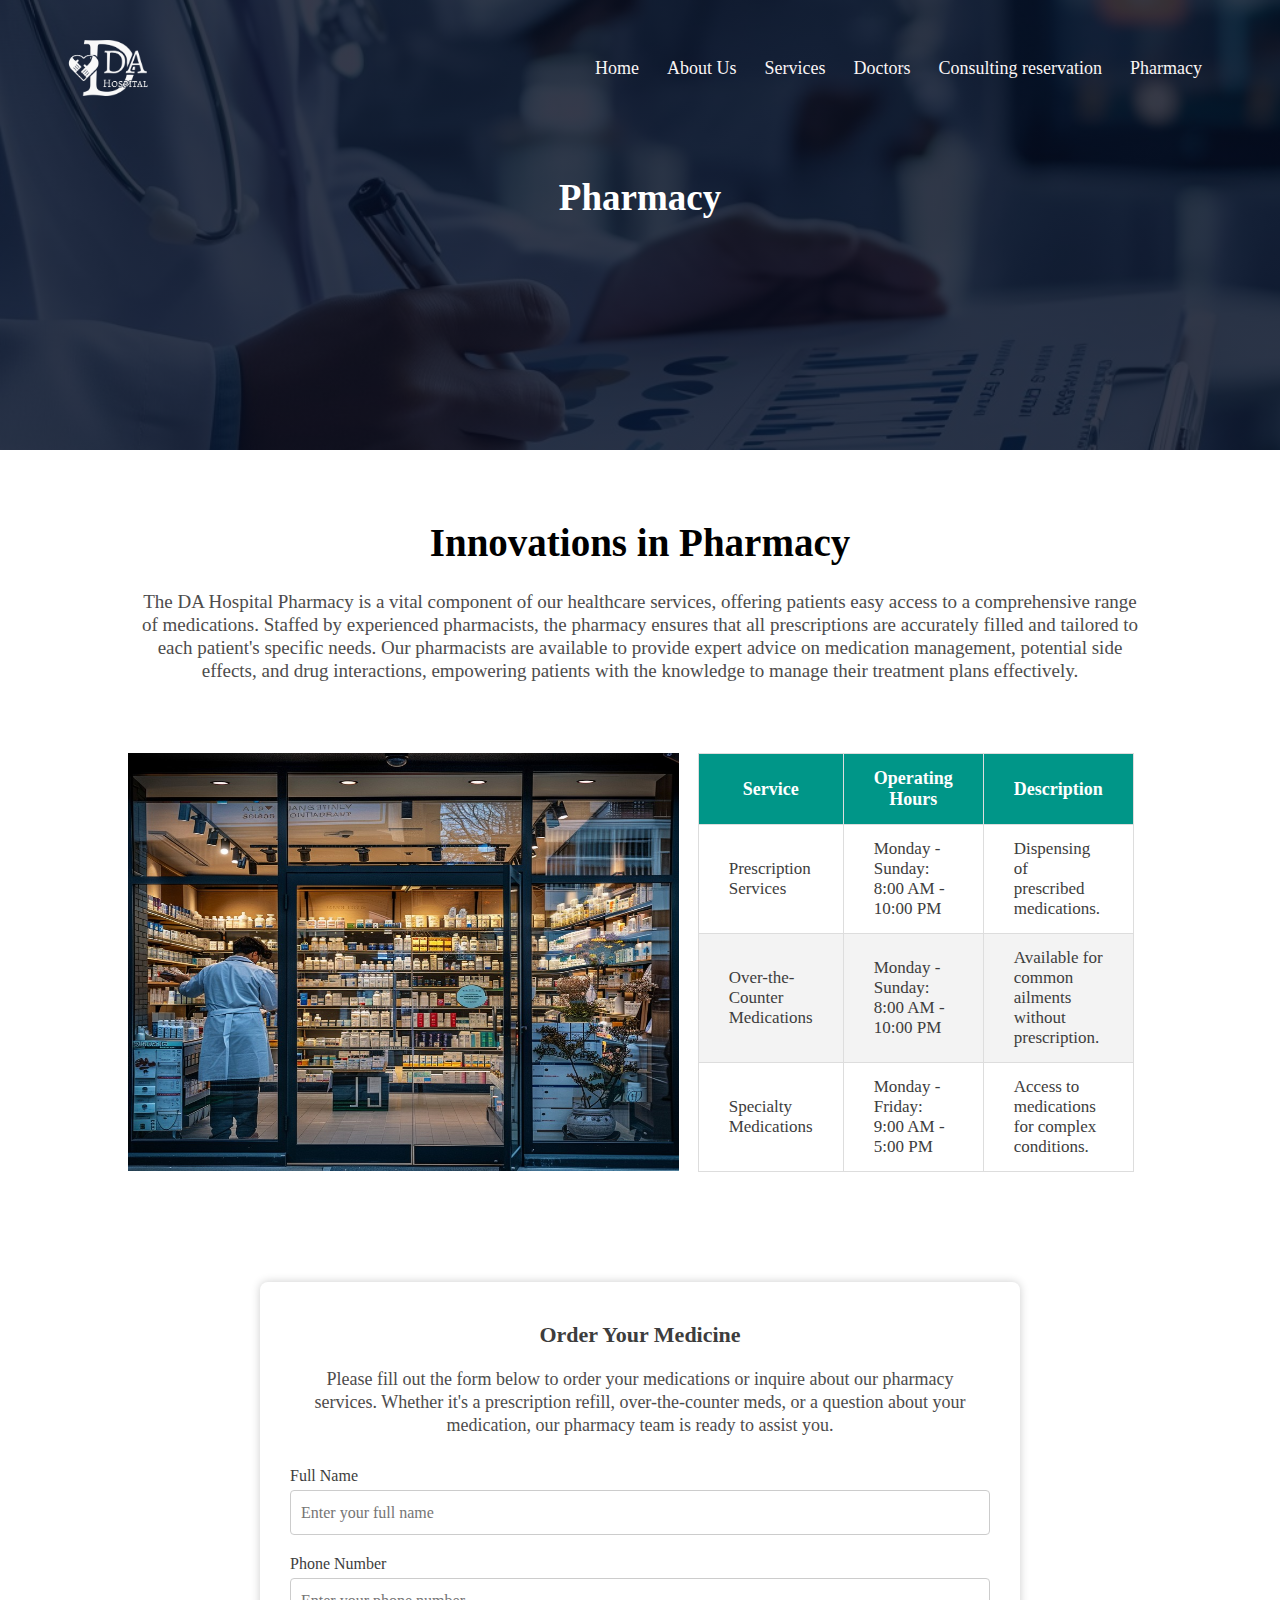
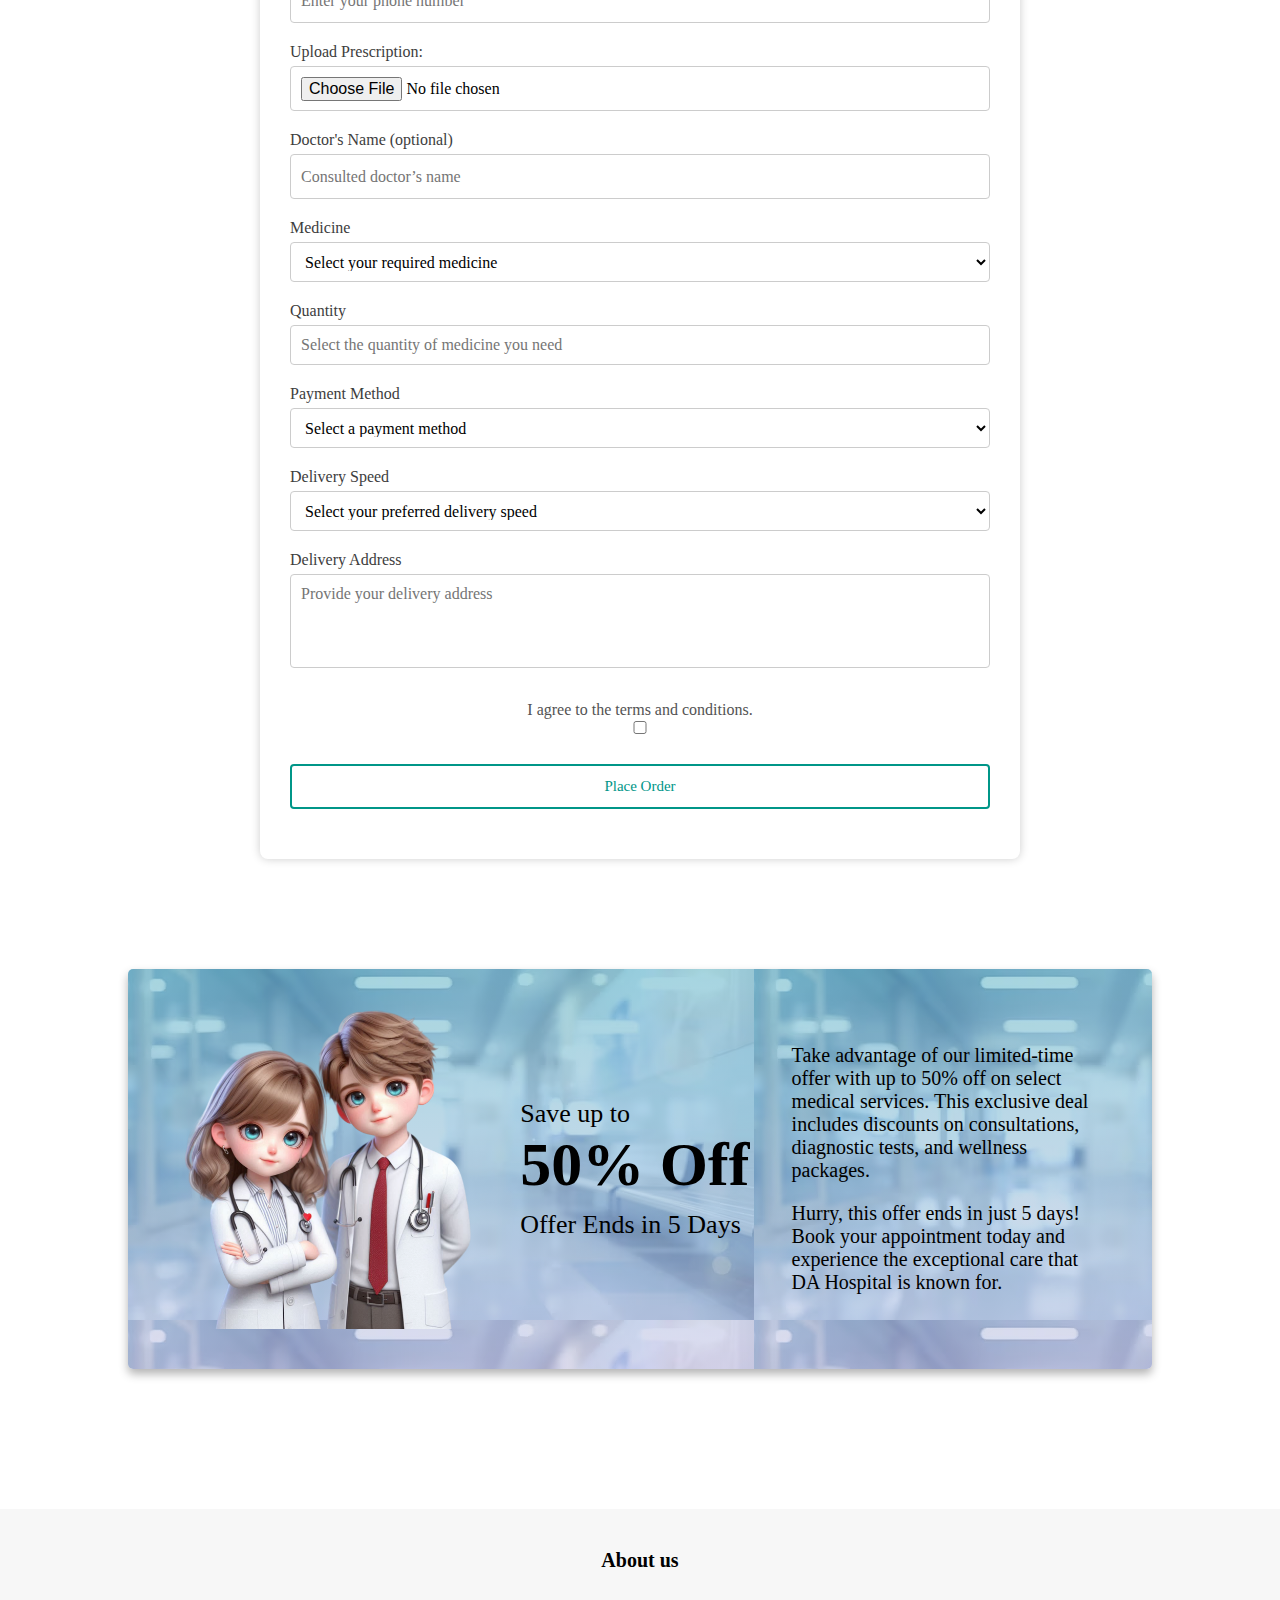
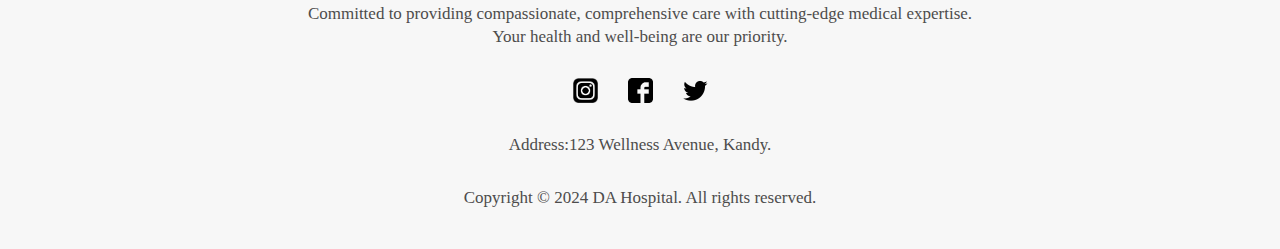
<file: Pharmacy.html>
<html>
<head> 
  <meta name="viewport" content="width=device-width, initial-scale=1.0">
<title> DA Hospital </title>
<link rel="stylesheet" type="text/css" href="Style/Style.css">
<link rel="stylesheet" href="Style/manifest.json">
<link rel="icon" href="Images/favicon.ico" type="image/x-icon">
</head>
<body>
<section class="Sub-header">

<!-----Navigation bar begins----->  

<header>
  <nav>
    <a href="index.html"><img src="Images/l3.png" class="Logo"></a>
    <div class="nav-links">
      <ul>
        <li><a href="Pharmacy.html"> Pharmacy </a></li>
        <li><a href="Consulting reservation.html"> Consulting reservation</a></li>
        <li><a href="Doctors.html"> Doctors </a> </li>
        <li><a href="Services.html"> Services </a> </li>
        <li><a href="About us and contact.html"> About Us </a></li>
        <li><a href="index.html"> Home </a> </li>
      </ul>
    </div>  
  </nav>
  <h1>Pharmacy</h1>
</header>  
</section>

<!-----Navigation bar ends----->

<!-----Pharmacy overview----->

<main>
  <section class="pharmacy">
    <h2>Innovations in Pharmacy</h2>
    <p>The DA Hospital Pharmacy is a vital component of our healthcare services, offering patients easy access to a comprehensive range of medications. Staffed by experienced pharmacists, the pharmacy ensures that all prescriptions are accurately filled and tailored to each patient's specific needs. Our pharmacists are available to provide expert advice on medication management, potential side effects, and drug interactions, empowering patients with the knowledge to manage their treatment plans effectively.</p>
    
    <div class="row">
      <div class="pharmacy-left">
        <img src="Images/Pharamcy" alt="Pharmacy">
      </div>

<!-----Pharmacy Table----->

      <div class="pharmacy-right">
        <section class="pharmacy-table">
          <table class="about-table">
            <thead>
                <tr>
                    <th>Service</th>
                    <th>Operating Hours	</th>
                    <th>Description	</th>
                </tr>
                <tbody>
                  <tr>
                      <td>Prescription Services</td>
                      <td>Monday - Sunday: 8:00 AM - 10:00 PM</td>
                      <td>Dispensing of prescribed medications.</td>
                  </tr>
                  <tr>
                    <td>Over-the-Counter Medications</td>
                    <td>Monday - Sunday: 8:00 AM - 10:00 PM</td>
                    <td>Available for common ailments without prescription.</td>
                  </tr>
                  <tr>
                    <td>Specialty Medications</td>
                    <td>Monday - Friday: 9:00 AM - 5:00 PM</td>
                    <td>Access to medications for complex conditions.</td>
                  </tr>
                </tbody>
            </thead> 
          </table>
        </section>  
      </div>
    </div>
  </section>

  
<!-----Pharmacy Form----->

  <section class="Pharmacy">
    <section class="pharmacy-form">
      <h3>Order Your Medicine</h3>
      <p>Please fill out the form below to order your medications or inquire about our pharmacy services. Whether it's a prescription refill, over-the-counter meds, or a question about your medication, our pharmacy team is ready to assist you.</p>      
      <form action="Thankyou.html">
          <div class="form-group">
              <label for="patient-name">Full Name</label>
              <input type="text" id="patient-name" name="patient_name" placeholder="Enter your full name" required>
          </div>
  
          <div class="form-group">
              <label for="patient-phone">Phone Number</label>
              <input type="tel" id="patient-phone" name="patient_phone" placeholder="Enter your phone number" required>
          </div>
  
          <div class="form-group">
            <label for="prescription">Upload Prescription:</label>
            <input type="file" id="prescription" name="prescription" accept=".jpg, .jpeg, .png, .pdf" required>
          </div>
          
          <div class="form-group">
            <label for="doctors-name">Doctor's Name (optional)</label>
            <input type="text" id="doctors-name" name="doctors_name" placeholder="Consulted doctor’s name">
          </div>

          <div class="form-group">
              <label for="medicine">Medicine</label>
              <select id="medicine" name="medicine" required>
                  <option value="" disabled selected>Select your required medicine</option>
                  <option value="Paracetamol (Panadol, Tylenol)">Paracetamol (Panadol, Tylenol)</option>
                  <option value="Atorvastatin (Lipitor)">Atorvastatin (Lipitor)</option>
                  <option value="Amoxicillin (Amoxil)">Amoxicillin (Amoxil)</option>
                  <option value="Metformin (Glucophage)">Metformin (Glucophage)</option>
                  <option value="Omeprazole (Prilosec)">Omeprazole (Prilosec)</option>
                  <option value="Lisinopril (Zestril)">Lisinopril (Zestril)</option>
                  <option value="Ibuprofen (Advil, Motrin)">Ibuprofen (Advil, Motrin)</option>
                  <option value="Insulin (Humalog, Lantus)">Insulin (Humalog, Lantus)</option>
                  <option value="Cetirizine (Zyrtec)">Cetirizine (Zyrtec)</option>
                  <option value="Losartan (Cozaar)">Losartan (Cozaar)</option>
              </select>          
          </div>
  
          <div class="form-group">
              <label for="quantity">Quantity</label>
              <input type="number" id="quantity" name="quantity" placeholder="Select the quantity of medicine you need" required>
          </div>
  
          <div class="form-group">
              <label for="payment-method">Payment Method</label>
              <select id="payment-method" name="payment_method" required>
                  <option value="" disabled selected>Select a payment method</option>
                  <option value="bank-transfer">Bank Transfer</option>
                  <option value="mobile-payments">Mobile Payments</option>
                  <option value="cash-on-delivery">Cash on Delivery</option>
              </select>
          </div>

          <div class="form-group">
            <label for="delivery-speed">Delivery Speed</label>
            <select id="delivery-speed" name="delivery_speed" required>
                  <option value="" disabled selected>Select your preferred delivery speed</option>
                  <option value="bank-transfer">Standard</option>
                  <option value="mobile-payments">Express</option>
            </select>
        </div>
  
          <div class="form-group">
              <label for="notes">Delivery Address</label>
              <textarea id="delivery-address" name="delivery_address" placeholder="Provide your delivery address" rows="4" required></textarea>
          </div>

          <div class="form-group">
            <label>
              <p>I agree to the terms and conditions. <input type="checkbox" name="terms" required></p>
            </label>
          </div>

          <div class="form-group">
              <button type="submit" class="submit-btn">Place Order</button>
          </div>
      </form>
    </section>
  </section>

<!-----Pharmacy Banner----->

  <section class="banner-container">
    <div class="banner">
        <div class="doctor">
            <img src="Images/Doctor.png" alt="Doctor">
        </div>
        <div class="notes">
            <span class="discount">Save up to</span>
            <span class="discount-amount">50% Off</span>
            <span class="offer-details">Offer Ends in 5 Days</span>
        </div>
        <div class="notice">
            <p>Take advantage of our limited-time offer with up to <strong>50% off</strong> on select medical services. This exclusive deal includes discounts on consultations, diagnostic tests, and wellness packages.</p>
            <p>Hurry, this offer ends in just 5 days! Book your appointment today and experience the exceptional care that DA Hospital is known for.</p>
        </div>
    </div>
  </section>

</main>

<!-----Footer----->

<footer>
  <section class="footer">  
    <h4>About us</h4>
    <p>Committed to providing compassionate, comprehensive care with cutting-edge medical expertise.<br>Your health and well-being are our priority.</p>

    <div class="icons">
      <img src="Images/Instagram.png" alt="Instagram">
      <img src="Images/Facebook.png" alt="Facebook">
      <img src="Images/Twitter.png" alt="Twitter">
    </div>

    <p>Address:123 Wellness Avenue, Kandy.</p>
    <p>Copyright © 2024 DA Hospital. All rights reserved.</p>
  </section>
</footer>
</body>
</html>
</file>
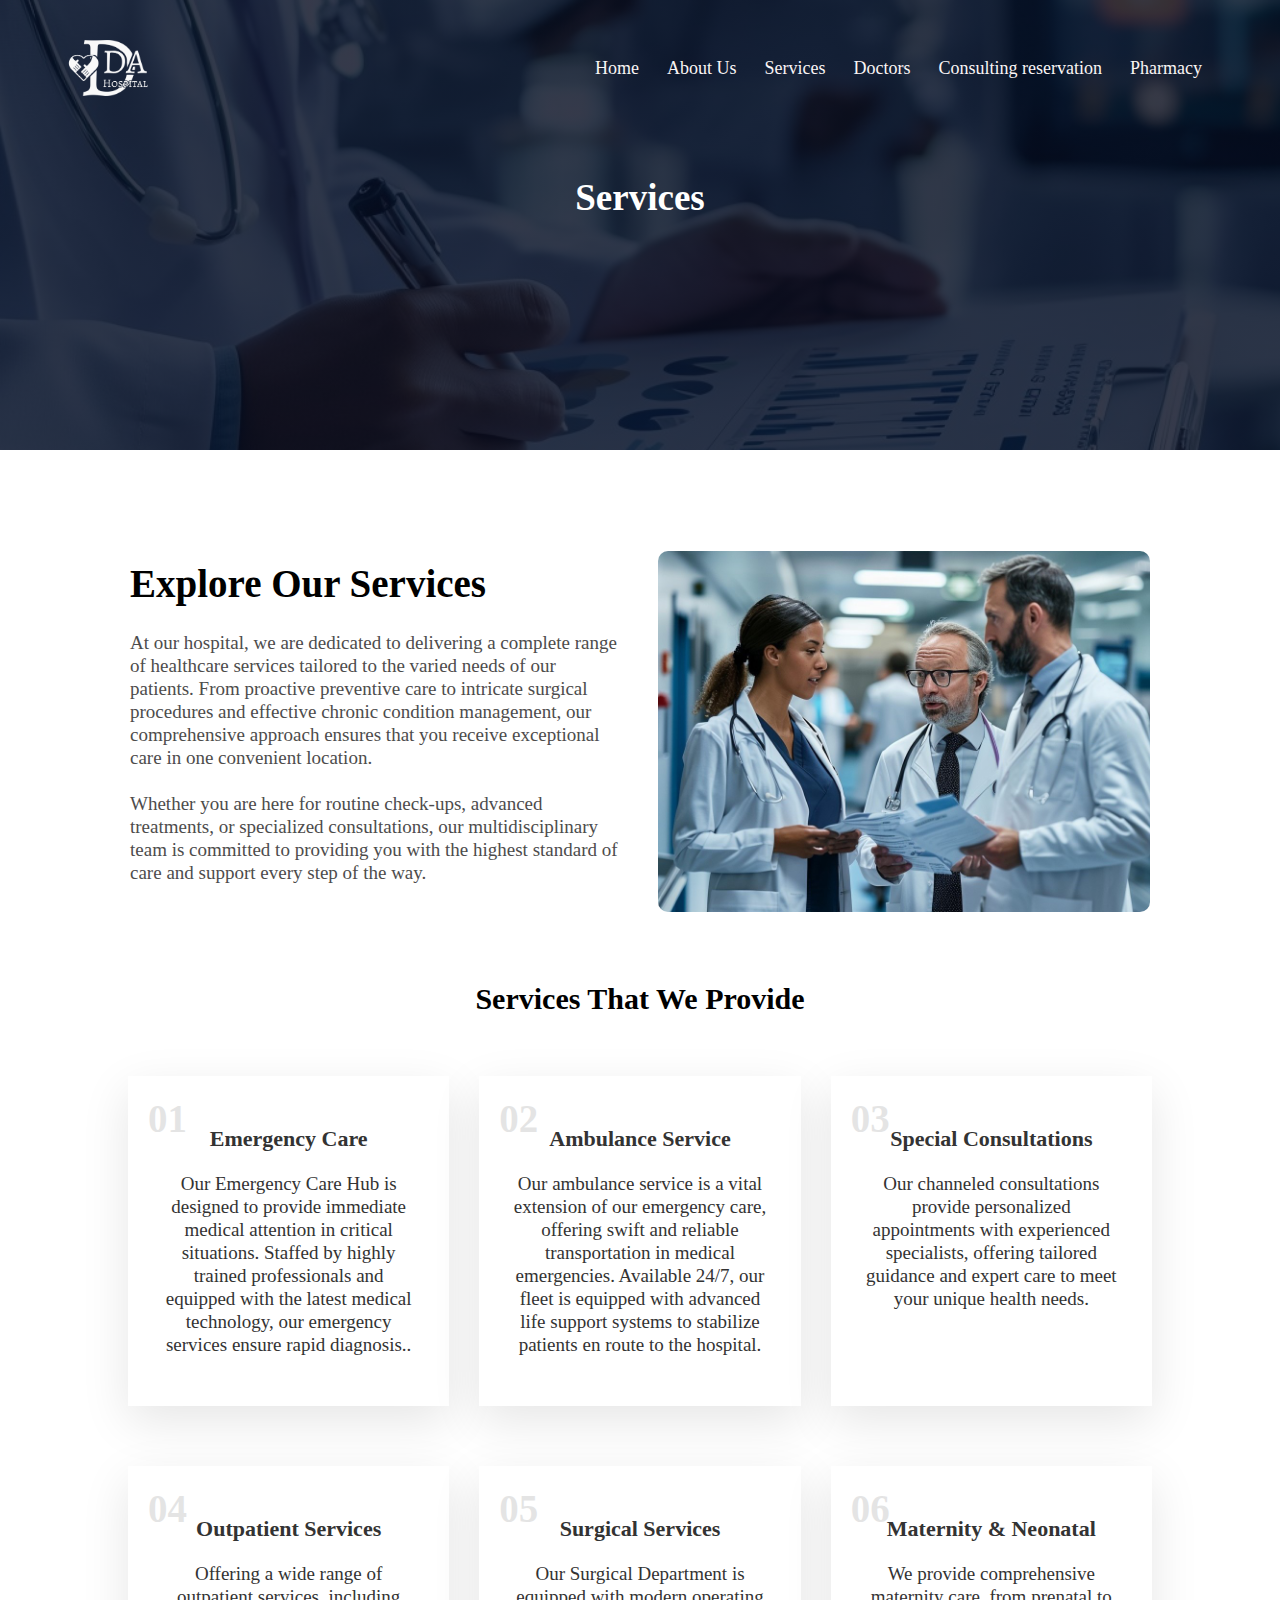
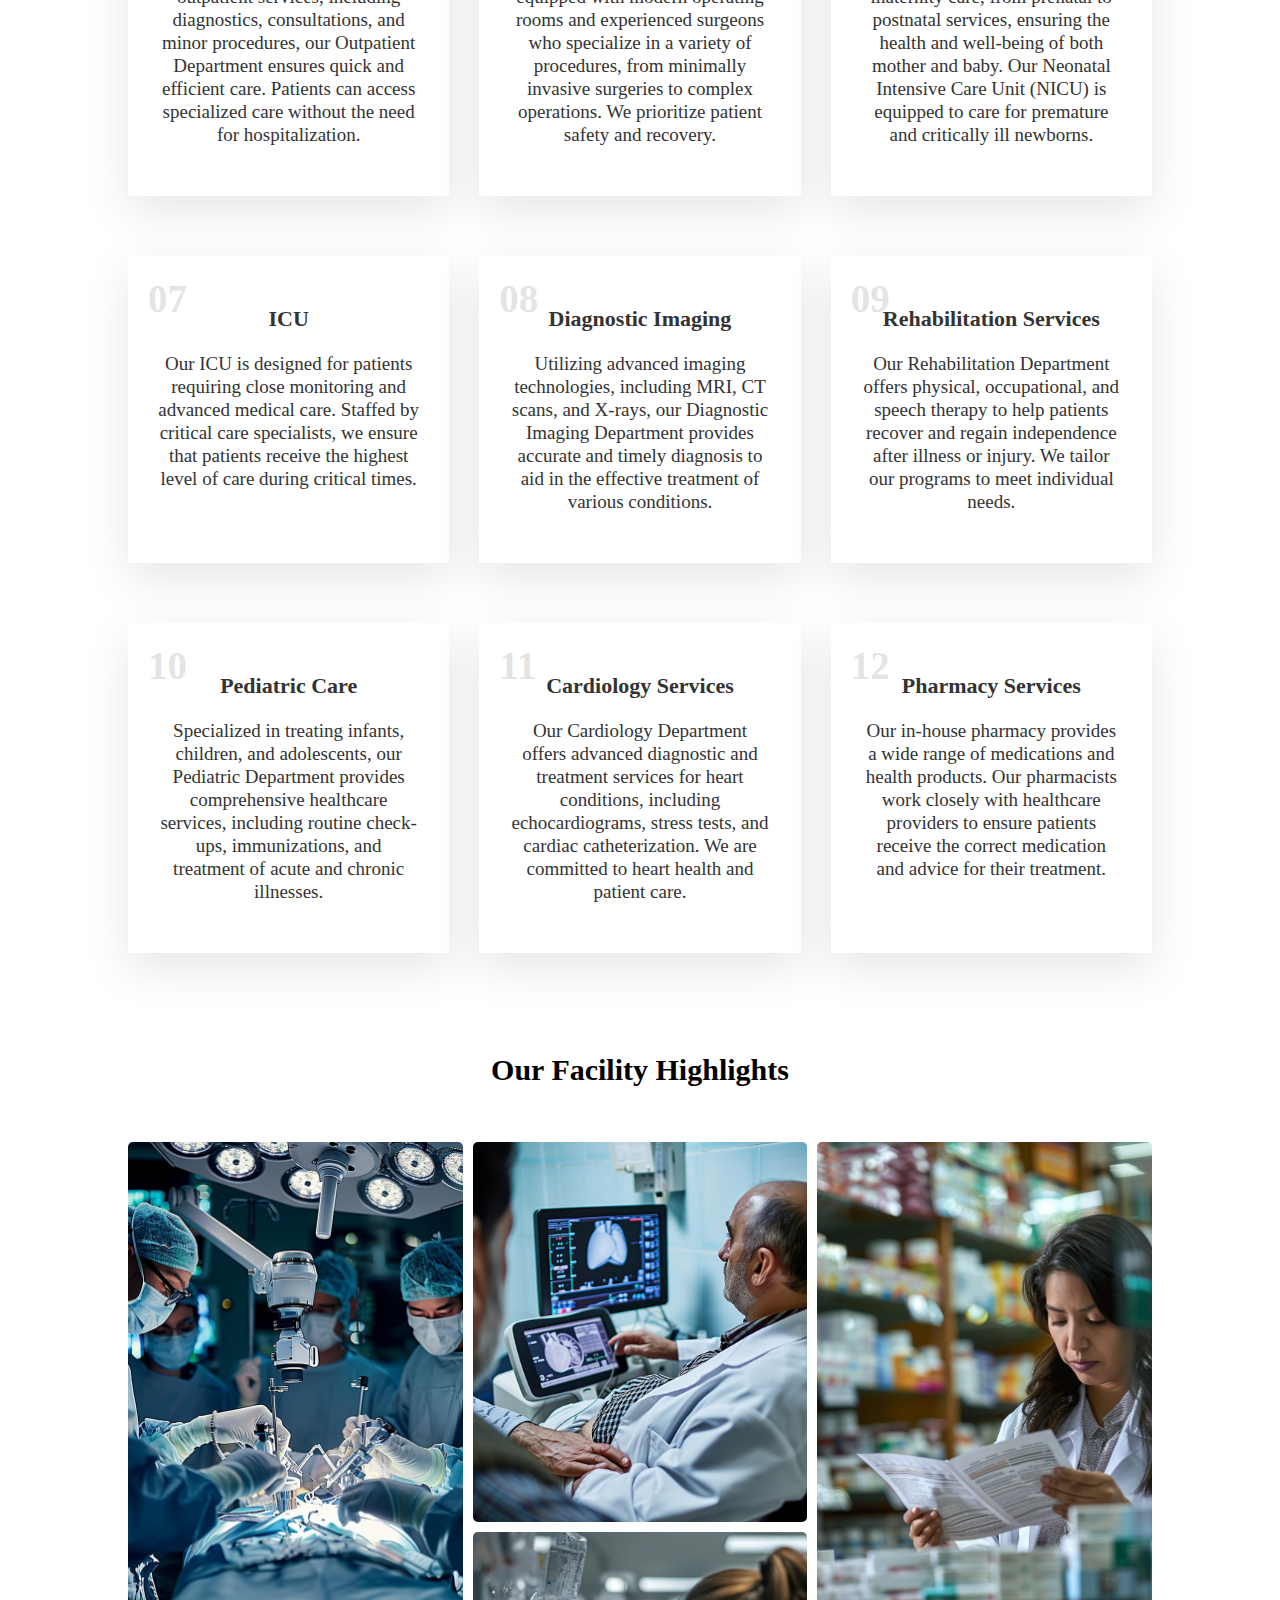
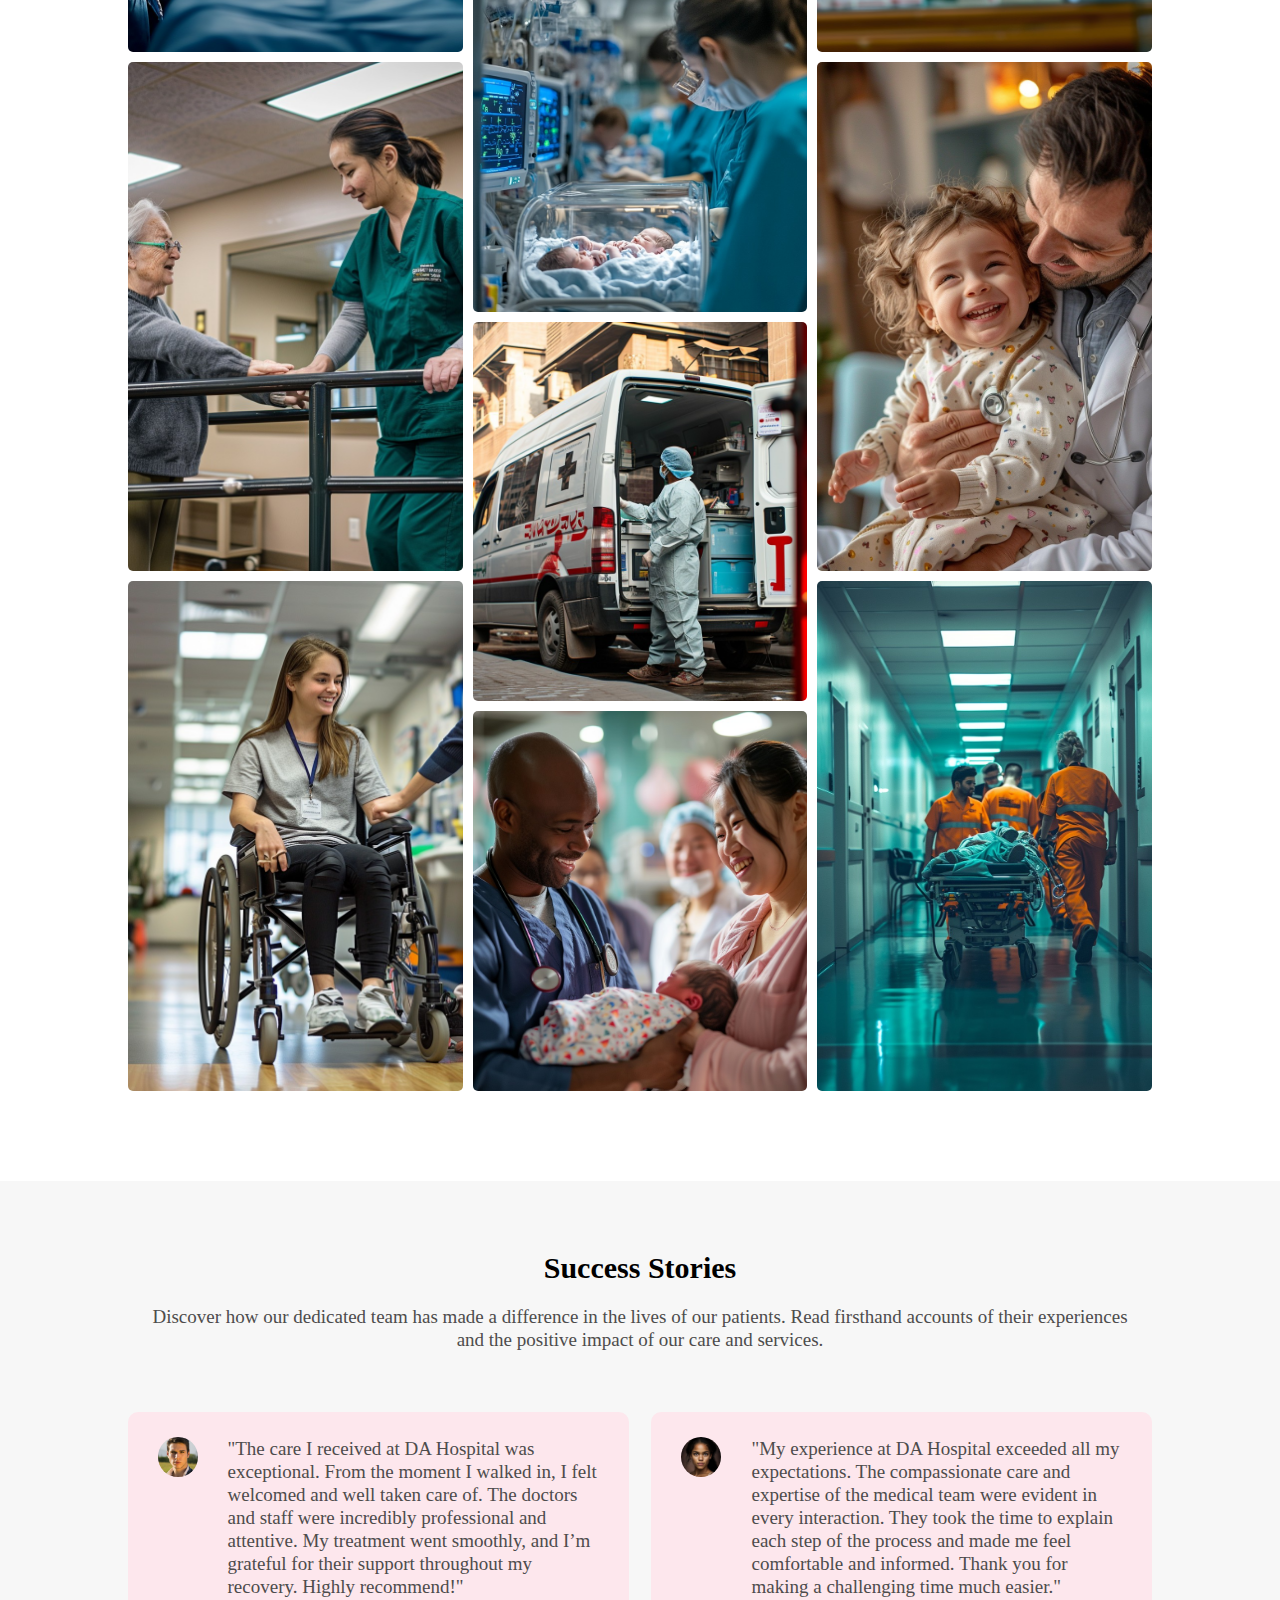
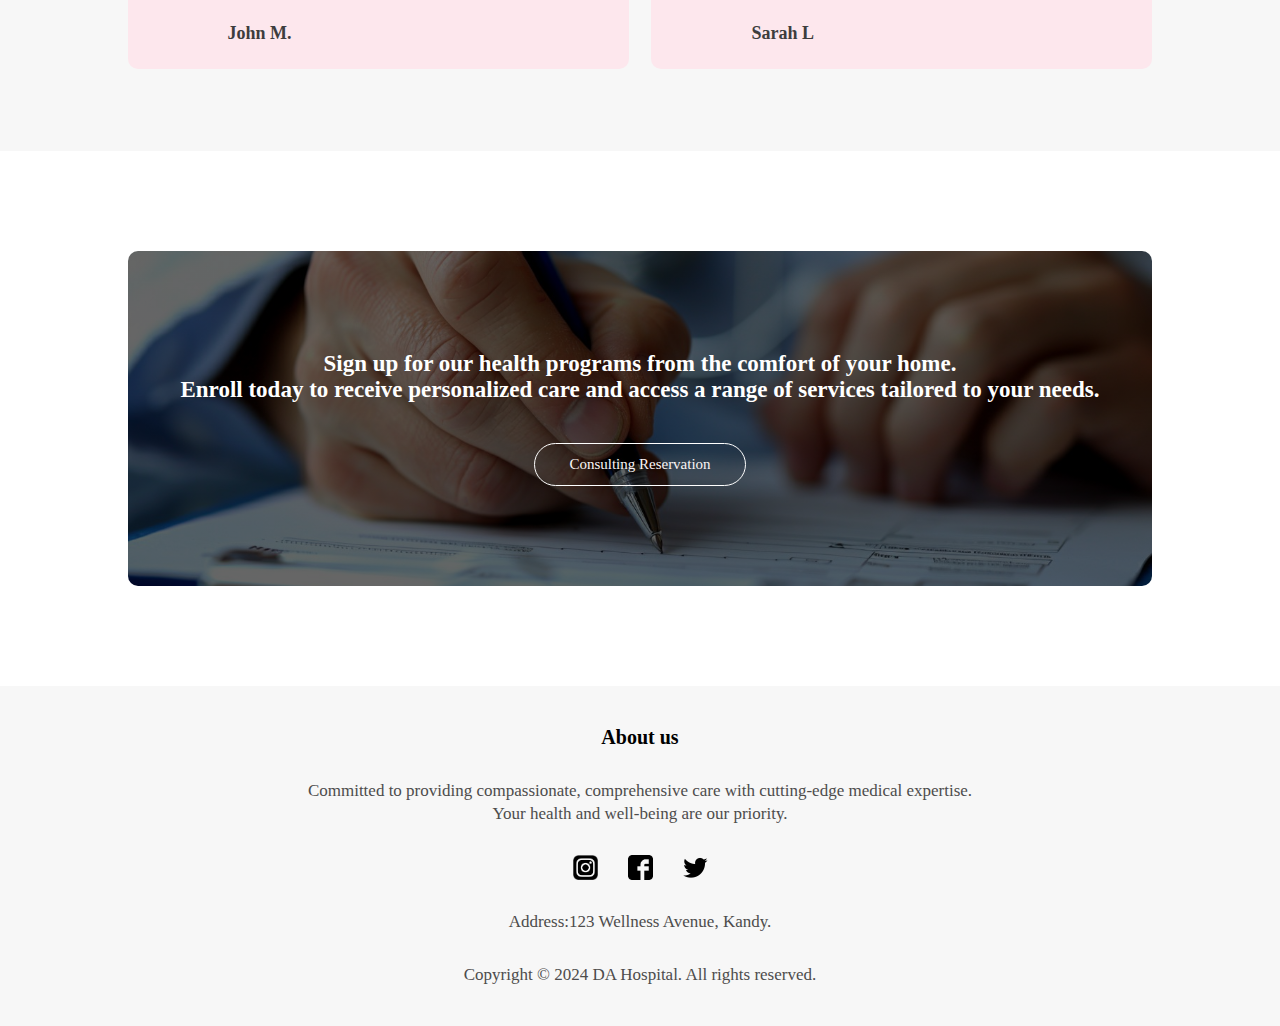
<file: Services.html>
<html>
<head> 
  <meta name="viewport" content="width=device-width, initial-scale=1.0">
<title> DA Hospital </title>
<link rel="stylesheet" type="text/css" href="Style/Style.css">
<link rel="stylesheet" href="Style/manifest.json">
<link rel="icon" href="Images/favicon.ico" type="image/x-icon">
</head>
<body>
<section class="Sub-header">

<!-----Navigation bar begins----->  
 
<header>
  <nav>
    <a href="index.html"><img src="Images/l3.png" class="Logo"></a>
    <div class="nav-links">
      <ul>
        <li><a href="Pharmacy.html"> Pharmacy </a></li>
        <li><a href="Consulting reservation.html"> Consulting reservation</a></li>
        <li><a href="Doctors.html"> Doctors </a> </li>
        <li><a href="Services.html"> Services </a> </li>
        <li><a href="About us and contact.html"> About Us </a></li>
        <li><a href="index.html"> Home </a> </li>
      </ul>
    </div>  
  </nav>
  <h1>Services</h1>
</header>
</section>

<!-----Navigation bar ends----->

<!-----Services Brief----->

<main>
  <section class="service">
    <div class="row">
      <div class="service-col">
        <h2>Explore Our Services</h2>
        <p>At our hospital, we are dedicated to delivering a complete range of healthcare services tailored to the varied needs of our patients. From proactive preventive care to intricate surgical procedures and effective chronic condition management, our comprehensive approach ensures that you receive exceptional care in one convenient location. <br><br>Whether you are here for routine check-ups, advanced treatments, or specialized consultations, our multidisciplinary team is committed to providing you with the highest standard of care and support every step of the way.</p>
      </div>

      <div class="service-col">
        <img src="Images/hospital services.jpg" alt="hospital services">
      </div>
    </div>
  </section>
  

  <!-----Provided Services----->
  
  <section class="servives-topic">
    <h3>Services That We Provide</h3>
  </section>

  <section class="service-container">
    <div class="box">
      <h2>01</h2>
      <h3>Emergency Care</h3>
      <p>Our Emergency Care Hub is designed to provide immediate medical attention in critical situations. Staffed by highly trained professionals and equipped with the latest medical technology, our emergency services ensure rapid diagnosis..</p>
    </div>

    <div class="box">
      <h2>02</h2>
      <h3>Ambulance Service</h3>
      <p>Our ambulance service is a vital extension of our emergency care, offering swift and reliable transportation in medical emergencies. Available 24/7, our fleet is equipped with advanced life support systems to stabilize patients en route to the hospital.</p>
    </div>

    <div class="box">
      <h2>03</h2>
      <h3>Special Consultations</h3>
      <p>Our channeled consultations provide personalized appointments with experienced specialists, offering tailored guidance and expert care to meet your unique health needs.</p>      
    </div>
  </section>

  <section class="service-container">
    <div class="box">
      <h2>04</h2>
      <h3><h3>Outpatient Services</h3>
      <p>Offering a wide range of outpatient services, including diagnostics, consultations, and minor procedures, our Outpatient Department ensures quick and efficient care. Patients can access specialized care without the need for hospitalization.</p>
    </div>

    <div class="box">
      <h2>05</h2>
      <h3>Surgical Services</h3>
      <p>Our Surgical Department is equipped with modern operating rooms and experienced surgeons who specialize in a variety of procedures, from minimally invasive surgeries to complex operations. We prioritize patient safety and recovery.</p>
    </div>

    <div class="box">
      <h2>06</h2>
      <h3>Maternity & Neonatal</h3>
      <p>We provide comprehensive maternity care, from prenatal to postnatal services, ensuring the health and well-being of both mother and baby. Our Neonatal Intensive Care Unit (NICU) is equipped to care for premature and critically ill newborns.</p>
    </div>
  </section>

  <section class="service-container">
    <div class="box">
      <h2>07</h2>
      <h3>ICU</h3>
      <p>Our ICU is designed for patients requiring close monitoring and advanced medical care. Staffed by critical care specialists, we ensure that patients receive the highest level of care during critical times.</p>
    </div>

    <div class="box">
      <h2>08</h2>
      <h3>Diagnostic Imaging</h3>
      <p>Utilizing advanced imaging technologies, including MRI, CT scans, and X-rays, our Diagnostic Imaging Department provides accurate and timely diagnosis to aid in the effective treatment of various conditions.</p>
    </div>

    <div class="box">
      <h2>09</h2>
      <h3>Rehabilitation Services</h3>
      <p>Our Rehabilitation Department offers physical, occupational, and speech therapy to help patients recover and regain independence after illness or injury. We tailor our programs to meet individual needs.</p>      
    </div>
  </section>

  <section class="service-container">
    <div class="box">
      <h2>10</h2>
      <h3>Pediatric Care</h3>
      <p>Specialized in treating infants, children, and adolescents, our Pediatric Department provides comprehensive healthcare services, including routine check-ups, immunizations, and treatment of acute and chronic illnesses.</p>      
    </div>

    <div class="box">
      <h2>11</h2>
      <h3>Cardiology Services</h3>
      <p>Our Cardiology Department offers advanced diagnostic and treatment services for heart conditions, including echocardiograms, stress tests, and cardiac catheterization. We are committed to heart health and patient care.</p>      
    </div>

    <div class="box">
      <h2>12</h2>
      <h3>Pharmacy Services</h3>
      <p>Our in-house pharmacy provides a wide range of medications and health products. Our pharmacists work closely with healthcare providers to ensure patients receive the correct medication and advice for their treatment.</p>      
    </div>
  </section>

  <!-----Facility Highlights Section----->

  <section class="facility-highlights">
    <h3>Our Facility Highlights</h3>
  </section>
  
  <section class="Flexbox">
    <div class="column">
      <div class="photo">
        <img src="Images/Surgical Services" alt="Surgical Services">
        <div class="photo-caption">Surgical Services</div>
      </div>
      <div class="photo">
        <img src="Images/Outpatient Services 1.jpg" alt="Outpatient Services">
        <div class="photo-caption">Outpatient Services</div>
      </div>
      <div class="photo">
        <img src="Images/Rehabilitation Services" alt="Rehabilitation Services">
        <div class="photo-caption">Rehabilitation Services</div>
      </div>
    </div>
  
    <div class="column">
      <div class="photo">
        <img src="Images/Diagnostic Imaging.jpg" alt="Diagnostic Imaging">
        <div class="photo-caption">Diagnostic Imaging</div>
      </div>
      <div class="photo">
        <img src="Images/ICU" alt="ICU">
        <div class="photo-caption">ICU</div>
      </div>
      <div class="photo">
        <img src="Images/Ambulance" alt="Ambulance">
        <div class="photo-caption">Ambulance</div>
      </div>
      <div class="photo">
        <img src="Images/Maternity & Neonatal.jpg" alt="Maternity & Neonatal">
        <div class="photo-caption">Maternity & Neonatal</div>
      </div>
    </div>
  
    <div class="column">
      <div class="photo">
        <img src="Images/Pharmacy Services.jpg" alt="Pharmacy Services">
        <div class="photo-caption">Pharmacy Services</div>
      </div>
      <div class="photo">
        <img src="Images/Pediatric Care.jpg" alt="Pediatric Care">
        <div class="photo-caption">Pediatric Care</div>
      </div>
      <div class="photo">
        <img src="Images/ICU 2.jpg" alt="Emergency Service">
        <div class="photo-caption">Emergency Service</div>
      </div>
    </div>
  </section>
  

  <!-----Success Stories Section----->

  <section class="s">
  <section class="services-background">
    <section class="success-stories">
    <h3>Success Stories</h3>
    <p>Discover how our dedicated team has made a difference in the lives of our patients. Read firsthand accounts of their experiences and the positive impact of our care and services.</p>      

    <div class="row">
      <div class="success-stories-col">
        <img src="Images/user1.jpeg" alt="John M.">
        <div>
          <p>"The care I received at DA Hospital was exceptional. From the moment I walked in, I felt welcomed and well taken care of. The doctors and staff were incredibly professional and attentive. My treatment went smoothly, and I’m grateful for their support throughout my recovery. Highly recommend!"</p>
          <h4>John M.</h4>
        </div>
      </div>

      <div class="success-stories-col">
        <img src="Images/user2.jpg" alt="Sarah L">
        <div>
          <p>"My experience at DA Hospital exceeded all my expectations. The compassionate care and expertise of the medical team were evident in every interaction. They took the time to explain each step of the process and made me feel comfortable and informed. Thank you for making a challenging time much easier."</p>
          <h4>Sarah L</h4>
        </div>
      </div>
    </div>
    </section>
  </section>
  </section>

  <!-----Contact Us----->

  <section class="patient-registration-link">
    <h1>Sign up for our health programs from the comfort of your home. <br>Enroll today to receive personalized care and access a range of services tailored to your needs.</h1>
    <a href="Consulting reservation.html" class="hero-btn">Consulting Reservation</a>
  </section>
</main>

<!-----Footer----->

<footer>
  <section class="footer">  
    <h4>About us</h4>
    <p>Committed to providing compassionate, comprehensive care with cutting-edge medical expertise.<br>Your health and well-being are our priority.</p>

    <div class="icons">
      <img src="Images/Instagram.png" alt="Instagram">
      <img src="Images/Facebook.png" alt="Facebook">
      <img src="Images/Twitter.png" alt="Twitter">
    </div>

    <p>Address:123 Wellness Avenue, Kandy.</p>
    <p>Copyright © 2024 DA Hospital. All rights reserved.</p>
  </section>
</footer>
</body>
</html>
</file>
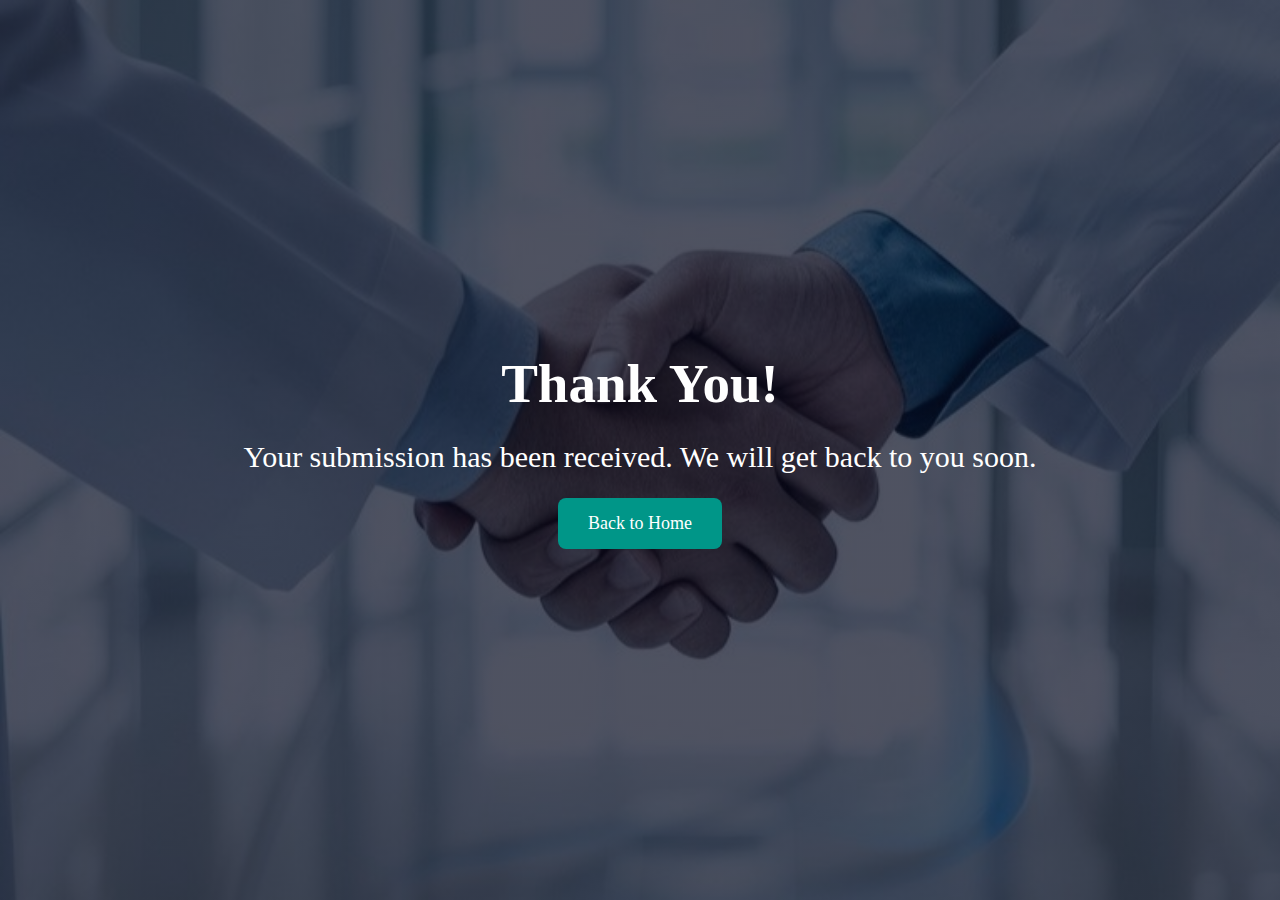
<file: Thankyou.html>
<html>
<head> 
  <meta name="viewport" content="width=device-width, initial-scale=1.0">
<title> DA Hospital </title>
<link rel="stylesheet" type="text/css" href="Style/Style.css">
<link rel="stylesheet" href="Style/manifest.json">
<link rel="icon" href="Images/favicon.ico" type="image/x-icon">
</head>
<body>
  <main>
    <section class="thankyou">
        <h1>Thank You!</h1>
        <p>Your submission has been received. We will get back to you soon.</p>
        <a href="index.html" class="back-home">Back to Home</a>
    </section>
  </main>
</body>
</html>
</file>
<file: Style/Style.css>
*{
  margin: 0;
  padding: 0;
  font-family: 'Times New Roman', Times, serif;
}

:root {
  --main-text-color: #4d4c4c;
  --focused-main-color: #009688;
  --color-white: #fff;
  --container-width: 80%;
}

/* Header Styles */

.header{
  background-image: linear-gradient(rgba(0,0,0,0.8),rgba(0,0,0,0.8)),url(../Images/hos\ background.jpg);
  width: 100%;
  background-size: cover;
  background-position: center;
  min-height: 100vh;
  position: relative;
}

/* Navigation Styles */

nav{
  width: 90%;
  margin: auto;
  padding: 40px 20px;
  display: flex;
  flex-wrap: wrap;
  align-items: center;
  justify-content: space-between;
}

nav img{
  width: 90px;
  margin-right: 10px;
  float: left;
}

.nav-links{
  flex: 1;
  text-align: right;
}

.nav-links ul li{
  list-style: none;
  display: inline;
  float: right;
  margin: 10 14px;
  position: relative;
}

.nav-links ul li a{
  text-decoration: none;
  color: #faf5f5;
  font-size: 18px;
  font-weight: 700px;
}

.nav-links ul li::after{
  content: '';
  height: 3px;
  width: 0;
  background: var(--focused-main-color);;
  position: absolute;
  left: 0;
  bottom: -10px;
  transition: 0.5s;
}

.nav-links ul li:hover:after{
  width: 100%;
}

/* Contents Styles */

.content{
  text-align: center;
  color: var(--color-white);
}

.content h1{
  font-size: 62px;
  margin-top: 8%;
}

.content p{
  margin: 20px auto;
  font-weight: 100;
  line-height: 12px;
  font-size: 31px;
  color: var(--color-white);
}

/* Button Styles */

.hero-btn{
  display: inline-block;
  text-decoration: none;
  color: #faf5f5;
  border: 1px solid var(--color-white);
  padding: 12px 34px;
  font-size: 15px;
  border-radius: 30px;
  position: relative;
  background: transparent;
  cursor: pointer;
}

.hero-btn:hover{
  border: 1px solid var(--focused-main-color);;
  background: var(--focused-main-color);;
  transition: 0.5s;
}

/* Responsive Styles for max-width 768px */

@media(max-width: 768px){
  nav img {
    width: 50px;
  }
  .nav-links ul li{
    margin: 10 6px;
  }
  .nav-links ul li a {
    font-size: 9px;
  }
  .content h1 {
    font-size: 45px;
    padding-top: 120px;
  }
  .content p {
    font-size: 28px;
  }
}



                                    /*-----------Home page-----------*/

/* About Us Styles */

.about-us{
  width: var(--container-width);
  margin: auto;
  text-align: center;
  padding-top: 100px;
}

h2{
  font-size: 39px;
  font-weight: 600;
}

p{
  color: var(--main-text-color);;
  font-size: 19px;
  font-weight: 300;
  line-height: 23px;
  padding: 10px; 
}

.row{
  margin-top: 5%;
  display: flex;
  justify-content: space-between;
}

.about-us-col{
  flex-basis: 31%;
  background: #fde7ed;
  border-radius: 10px;
  margin-bottom: 5%;
  padding: 20px 12px;
  box-sizing: border-box;
}

h3{
  text-align: center;
  font-size: 22px;
  font-weight: 600;
  margin: 10px 0;
}

.about-us-col:hover{
  box-shadow: 0 0 20px 0px rgba(0,0,0,0.2);
  transition: 0.5s;
  cursor: pointer;
}

/* Responsive Styles for max-width 768px */

@media(max-width: 768px){
  .about-us{
    padding-top: 60px;
  }
  h2 {
    font-size: 30px;
  }
  .row{
    flex-direction: column;
  }

  p{
    font-size: 16px;
    font-weight: 200;
  }
}

/* Hospital Styles */

.hospital{
  width: var(--container-width);
  margin: auto;
  text-align: center;
  padding-top: 70px;
  padding-bottom: 5px;
  font-size: 23px;
}

.hospital-col{
  flex-basis: 32%;
  border-radius: 10px;
  margin-bottom: 30px;
  position: relative;
  overflow: hidden;
}

.hospital-col img{
  width: 100%;
  display: block;
}

.layer{
  background: transparent;
  height: 100%;
  width: 100%;
  position: absolute;
  top: 0%;
  left: 0%;
  transition: 0.5s;
}

.layer:hover{
  background: rgba(43, 173, 87, 0.7);
  cursor: pointer;
}

.layer h3{
  width: 100%;
  font-weight: 500;
  color: var(--color-white);
  font-size: 21px;
  bottom: 0;
  left: 50%;
  transform: translateX(-50%);
  position: absolute;
  opacity: 0;
  transition: 0.5s;
}

.layer:hover h3{
  bottom: 49%;
  opacity: 1;
}

/* Services Styles */

.services-background{
  background-color: #f7f7f7;
}

.s{
  padding-top: 50px;
}

.services{
  width: var(--container-width);
  margin: auto;
  text-align: center;
  padding-top: 50px;
}

.services-col{
  flex-basis: 31%;
  border-radius: 10px;
  margin-bottom: 5%;
  text-align: left;
}

.services-col img{
  width: 100%;
  border-radius: 10px;
}

.services-col img:hover {
  transform: scale(1.05);
}

.services-col p{
  padding: 0%;
  padding-top: 10px;
  cursor: pointer;
}

.services-col h3{
  padding-top: 10px;
  margin-top: 16px;
  text-align: left;
}

.services ul li{
  color: #060707;
  font-size: 19px;
  font-weight: 500;
  line-height: 22px;
  padding: 20px;
  cursor: pointer;
}

/* Responsive Styles for max-width 768px */

@media(max-width: 768px){
  .services ul li{
    font-size: 17px;
  }
}

/* Services Button Styles */

.green-btn{
  border: 1px solid var(--focused-main-color);;
  background: transparent;
  color: var(--focused-main-color);;
}

.green-btn:hover{
  color: var(--color-white);
}

/* Why Choose Us Styles */

.ycu{
  width: var(--container-width);
  margin: auto;
  padding-top: 20px;
  padding-bottom: 30px;
}

.ycu-col{
  flex-basis: 48%;
  padding: 30px 2px; 
}

.ycu-col img{
  width: 100%;
  border-radius: 20px;
  text-align: center;
}

.ycu-col h4{
  padding-top: 0;
  padding-bottom: 10px;
  text-align: left;
  font-size: 23px;
}

.ycu-col p{
  padding: 15px 0 2px;
  border-radius: 10px;
  margin-bottom: 5%;
}

.ycu ol li{
  color: #060707;
  font-size: 19px;
  font-weight: 500;
  line-height: 10px;
  padding: 10px;
  cursor: pointer;
}

/* Responsive Styles for max-width 768px */

@media(max-width: 768px){
  .ycu{
    padding-bottom: 0px;
  }
  .ycu ol li{
    font-size: 16px;
  }
}

/* Contact Styles */

.contact{
  margin: 100px auto;
  width: var(--container-width);
  background-image: linear-gradient(rgba(0,0,0,0.7),rgba(0,0,0,0.7)),url(../Images/contact\ us.jpg);
  background-size: cover;
  background-position: center;
  border-radius: 10px;
  text-align: center;
  padding: 100px 0;
}

.contact h1{
  color: var(--color-white);
  margin-bottom: 40px;
  padding: 0;
  font-size: 23px;
}

/* Responsive Styles for max-width 768px */

@media(max-width: 768px){
  .contact{
    padding: 60px 0;
  }
  .contact h1{
    font-size: 18px;
  }
}

/* Footer Styles */

.footer {
  background-color: #f7f7f7;
  width: 100%;
  text-align: center;
  padding: 20px 0;
}

.footer h4 {
  margin-bottom: 20px;
  margin-top: 20px;
  font-weight: 600;
  font-size: 20px;
}

.footer p {
  font-size: 17px;
  margin: 10px 0;
}

.icons {
  display: flex;
  justify-content: center;
  margin: 20px 0;
}

.icons img {
  margin: 0 15px;
  cursor: pointer;
  width: 25px; 
  height: auto;
}

/* Responsive Styles for max-width 768px */

@media (max-width: 768px) {
  .footer {
    padding: 10px 0;
  }
  .footer h4 {
    font-size: 18px;
  }
  .footer p {
    font-size: 15px;
  }
  .icons {
    gap: 20px;
  }
  .icons img {
    margin: 10px 0;
    width: 20px;
  }
}



                                    /*-----------Contact Us page-----------*/
                                    
.contactus {
  width: var(--container-width);
  margin: auto;
  padding-top: 70px;
  padding-bottom: 80px;
}

.container {
  display: grid;
  grid-template-columns: 2fr 1fr;
  grid-template-rows: auto auto;
  gap: 20px;
}

/* Details Styles */

.info-container {
  grid-column: 2 / 3;
  grid-row: 1 / 2;
  
  background: var(--color-white);
  box-shadow: 0 0 10px rgba(0, 0, 0, 0.1);
  border-radius: 8px;
}

/* Location Styles */

.map-container {
  grid-column: 2 / 3;
  grid-row: 2 / 3;
  padding: 0; 
}

.map-container iframe {
  width: 100%;
  height: 200px;
  border-radius: 8px;
  border:0;
  box-shadow: 0 0 10px rgba(0, 0, 0, 0.1);
}

/* Form Styles */

.form-container {
  grid-column: 1 / 2;
  grid-row: 1 / 3;
  padding: 30px;
  background: var(--color-white);
  box-shadow: 0 0 10px rgba(0, 0, 0, 0.1);
  border-radius: 8px;
}

.formbox {
  width: 100%;
}

.row50 {
  display: flex;
  gap: 20px;
}

.inputbox {
  flex: 1;
  margin-bottom: 20px;
}

.inputbox span {
  display: block;
  color: #555;
  margin-bottom: 5px;
}

.inputbox input,
.inputbox textarea {
  width: 100%;
  padding: 12px;
  border: 1px solid #cccccc;
  border-radius: 4px;
  font-size: 16px;
}

.inputbox textarea {
  resize: none;
  height: 150px;
}

.info-box div {
  margin-bottom: 10px;
  text-align: center;
  cursor: pointer;
}
 
.form-container h3 {
  color: #3d3d3d;
  text-align: center;
  padding-bottom: 20px;
}

.info-container h3{
  color: #3d3d3d;
  text-align: center;
  padding-bottom: 20px;
  padding-top: 30px;
  margin-bottom: 5px;
}

.info-container h5{
  font-size: 16px;
  color: #555;
}

.info-box p {
  font-size: 18px;
  text-align: center;
  margin-bottom: 20px;
}

/* Responsive Styles for max-width 768px */

@media (max-width: 768px) {
  .contactus {
    width: 90%;
    padding-top: 50px;
    padding-bottom: 60px;
  }
  .container {
    grid-template-columns: 1fr;
    gap: 30px;
  }
  .info-container {
    grid-column: 1 / 2;
    grid-row: 3 / 4;
  }
  .map-container {
    grid-column: 1 / 2;
    grid-row: 2 / 3;
  }
  .form-container {
    grid-column: 1 / 2;
    grid-row: 1 / 2;
    padding: 20px;
  }
  .inputbox input,
  .inputbox textarea {
    font-size: 14px;
  }
  .info-box p {
    font-size: 16px;
  }
  .form-container h3,
  .info-container h3 {
    font-size: 20px;
  }
  .info-container h5 {
    font-size: 14px;
  }
}



                                    /*-----------About Us page-----------*/

.Sub-header{
  height: 50vh;
  width: 100%;
  background-image: linear-gradient(rgba(4,9,30,0.8),rgba(4,9,30,0.8)),url(../Images/subheader.jpg);
  background-position: center;
  background-size: cover;
  text-align: center;
  color: var(--color-white);
}

.Sub-header h1{
  margin-top: 40px;
  font-size: 37px
}

/* About us Styles */

.about{
  width: var(--container-width);
  margin: auto;
  padding: 60px 0;
}

.about-left{
  flex-basis: 65%;
}

.about-left img{
  width: 100%;
}

.about-left h2{
  color: #222;
  font-weight: 600;
  margin: 30px 0;
}

.about-left p{
  padding: 0;
  text-align: left;
}

/* About us  Table Styles */

.about-right{
  flex-basis: 32%;
}

.about-right h3{
  background: var(--focused-main-color);;
  color: var(--color-white);
  padding: 7px 0;
  font-size: 18px;
  margin-bottom: 20px;
}

.about-right div{
  display: flex;
  align-items: center;
  justify-content: space-between;
  color: #555;
  padding: 8px;
  box-sizing: border-box;
}

/* Responsive Styles for max-width 768px */

@media(max-width:700px){
  .Sub-header{
    height: 30vh;
  }
  .Sub-header h1{
    font-size: 24px;
  }
  .about{
    padding: 40px 0;
  }
}

/* Hospital Branch  & Locations Styles */

.hospital-branches {
  width: var(--container-width);
  margin: auto;
  text-align: center;
  display: flex;
  padding-bottom: 80px;
}

.branch-container {
  margin-top: 5%;
}

.branch {
  display: flex;
  flex-direction: row;
  margin-bottom: 30px;
  align-items: center;
  border-radius: 10px;
  overflow: hidden;
  box-shadow: 0 0 15px rgba(0, 0, 0, 0.2);
}

.branch:nth-child(even) .branch-content {
  order: 2;
}

.branch:nth-child(even) .branch-image {
  order: 1;
}

.branch-content {
  flex: 1;
  padding: 20px;
  background: var(--color-white);
  text-align: center;
}

.branch-content h3 {
  margin-top: 0;
}

.branch-image {
  flex: 1;
  padding: 10px;
  display: flex;
}

.branch-image iframe {
  width: 100%;
  display: flex;
  height: 300px;
  border: 0;
  border-radius: 10px;
  object-fit: cover;
}

/* Responsive Styles for max-width 768px */

@media (max-width: 768px) {
  .hospital-branches {
    width: var(--container-width);
    padding-bottom: 50px;
    flex-direction: column;
  }
  .branch-container {
    margin-top: 3%;
  }
  .branch {
    flex-direction: column;
    margin-bottom: 20px;
    align-items: center;
  }
  .branch:nth-child(even) .branch-content {
    order: 1;
  }

  .branch:nth-child(even) .branch-image {
    order: 2;
  }
  .branch-content {
    padding: 15px;
    text-align: center;
  }
  .branch-image {
    padding: 5px;
  }
  .branch-image iframe {
    height: 200px;
  }
}

/* Hospital Table Styles */

.table{
  padding-top: 50px;
  padding-bottom: 50px;
}

.about-table {
  width: var(--container-width);
  margin: auto;
  text-align: center;
  border-collapse: collapse;
  cursor: pointer;
  flex-basis: 31%;
  box-sizing: border-box;
}

.about-table th,
.about-table td {
  padding: 14px 30px;
  border: 1px solid #ddd;
  text-align: left;
}

.about-table td{
  color: #3d3d3d;
  font-size: 17px;
}

.about-table th {
  background-color: var(--focused-main-color);;
  color: var(--color-white);
  font-size: 18px;
  text-align: center;
}

.about-table tr:nth-of-type(even) {
  background-color: #f3f3f3;
}

.about-table tfoot td {
  background-color: #e0e0e0;
  font-weight: 700;
  text-align: center;
  padding: 18px;
  color: #333;
}

/* Responsive Styles for max-width 768px */

@media (max-width: 768px) {
  .table {
    padding-top: 10px;
    padding-bottom: 10px;
  }
  .about-table {
    width: var(--container-width);
    font-size: 14px;
  }
  .about-table th,
  .about-table td {
    padding: 10px 15px;
    text-align: center;
  }
  .about-table th {
    font-size: 16px;
  }
  .about-table td {
    font-size: 14px;
  }
  .about-table tfoot td {
    padding: 12px;
    font-size: 14px;
  }
}




                                    /*-----------Consulting Reservation page-----------*/

/* Reservation Form Styles */

.reservation{
  padding-top: 50px;
  padding-bottom: 30px;
}
  
.reservation-form {
  width: 100%;
  max-width: 700px;
  margin: 50px auto;
  padding: 30px;
  background-color: var(--color-white);
  box-shadow: 0 0 10px rgba(0, 0, 0, 0.2);
  border-radius: 8px;
}

.reservation-form h3 {
  color: #3d3d3d;
  text-align: center;
}

.reservation-form p {
  font-size: 18px;
  text-align: center;
  margin-bottom: 20px;
}

.form-group {
  margin-bottom: 20px;
}

.form-group label {
  font-size: 16px;
  color: #3d3d3d;
  display: block;
  margin-bottom: 5px;
}

.form-group input,
.form-group select,
.form-group textarea {
  width: 100%;
  padding: 10px;
  border: 1px solid #cccccc;
  border-radius: 4px;
  font-size: 16px;
}

.form-group input[type="text"],
.form-group input[type="email"],
.form-group input[type="tel"],
.form-group input[type="date"] {
  height: 45px;
}

.form-group select {
  height: 40px;
  background-color: var(--color-white);
}

.form-group textarea {
  resize: none;
}

/* Reservation Button Styles */

.submit-btn {
  width: 100%;
  padding: 12px;
  border: 2px solid var(--focused-main-color);;
  background: transparent;
  color: var(--focused-main-color);;
  border-radius: 4px;
  font-size: 15px;
  cursor: pointer;
}

.submit-btn:hover {
  color: var(--color-white);
  border: 1px solid var(--focused-main-color);;
  background: var(--focused-main-color);;
  transition: 0.5s;
}

/* Responsive Styles for max-width 768px */

@media (max-width: 768px) {
  .reservation {
    padding-top: 30px;
    padding-bottom: 30px;
  }
  .reservation-form {
    padding: 20px;
    margin: 20px;
    width: var(--container-width);
  }
  .reservation-form h3 {
    font-size: 22px;
  }
  .reservation-form p {
    font-size: 16px;
  }
  .form-group label {
    font-size: 14px;
  }
  .form-group input,
  .form-group select,
  .form-group textarea {
    font-size: 14px;
  }
  .form-group input[type="text"],
  .form-group input[type="email"],
  .form-group input[type="tel"],
  .form-group input[type="date"] {
    height: 40px;
  }
  .form-group select {
    height: 35px;
  }
  .form-group textarea {
    height: 120px;
  }
  .submit-btn {
    padding: 10px;
    font-size: 14px;
  }
}




                                    /*-----------Services page-----------*/

/* Services intro box Styles */

.service{
  width: var(--container-width);
  margin: auto;
  padding-top: 20px;
  padding-bottom: 30px;
}

.service-col{
  flex-basis: 48%;
  padding: 30px 2px; 
}

.service-col img{
  width: 100%;
  border-radius: 10px;
  text-align: center;
}

.service-col h2{
  padding-top: 0;
  padding-bottom: 10px;
  padding-top: 10px;
  text-align: left;
}

.service-col p{
  padding: 15px 0 2px;
  border-radius: 10px;
  margin-bottom: 5%;
}

/* Responsive Styles for max-width 768px */

@media (max-width: 768px) {
  .service{
    padding-top: 0px;
  }
  .service-col h2 {
    padding-top: 0px;
  }  
}

/* Provided Services Styles */

.servives-topic h3{
  font-size: 30px;
  padding-bottom: 20px;
}

.service-container {
  width: var(--container-width); 
  margin: 0 auto; 
  display: flex;
  justify-content: space-between;
  flex-wrap: nowrap;
  padding-bottom: 10px;
  padding-top: 30px;
}

.box {
  width: calc(33.33% - 20px); 
  position: relative;
  background: var(--color-white);
  padding: 40px 20px; 
  box-sizing: border-box; 
  box-shadow: 0 15px 45px rgba(0,0,0,0.1);
  margin-bottom: 20px; 
  cursor: pointer;
}

.box:before {
  content: "";
  position: absolute;
  top: 0;
  left: 0;
  width: 100%;
  height: 100%;
  background: rgba(43, 173, 87, 0.7);
  transform: scaleY(0);
  transform-origin: top;
  transition: transform 0.5s;
}

.box:hover:before {
  transform: scaleY(1);
  transform-origin: bottom;
}

.box h2 {
  position: absolute;
  left: 20px; 
  top: 20px;
  font-weight: 800;
  z-index: 1;
  opacity: 0.1;
  transition: 0.5s;
}

.box:hover h2 {
  opacity: 1;
  color: var(--color-white);
  transform: translateY(-20px); 
}

.box h3 {
  position: relative;
  z-index: 2;
  color: #333;
}

.box:hover h3 {
  color: var(--color-white);
}

.box p {
  position: relative;
  z-index: 2;
  color: #333;
  transition: 0.5s;
  text-align: center;
}

.box:hover p {
  color: var(--color-white);
}

/* Responsive Styles for max-width 768px */

@media (max-width: 768px) {
  .service-container {
    flex-wrap: wrap; 
    justify-content: center;
  }
  .box {
    width: 100%; 
    margin-bottom: 20px;
    padding: 20px 10px;
  }
  .box h2 {
    font-size: 24px;
  }
  .box h3 {
    font-size: 18px;
  }
  .box p {
    font-size: 16px;
  }
  .services-topic h3 {
    font-size: 26px;
  }
}

/* Facility Highlights Styles */

.facility-highlights h3 {
  font-size: 30px;
  padding-bottom: 5px;
  padding-top: 60px;
}

.flexbox {
  display: flex;
  justify-content: space-between;
  flex-wrap: wrap;
  gap: 10px;
  max-width: 1224px;
  width: var(--container-width);
  margin: auto;
  padding: 40px;
}

.column {
  display: flex;
  flex-direction: column;
  gap: 10px;
  flex: 1; 
}

.photo {
  display: flex;
  flex: 1;
  position: relative; 
  overflow: hidden; 
}

.photo img {
  width: 100%;
  height: 100%;
  border-radius: 5px;
  object-fit: cover;
  transition: transform 0.3s ease; 
}

.photo-caption {
  position: absolute;
  bottom: 0;
  left: 0;
  width: 100%;
  background: rgba(0, 0, 0, 0.6); 
  color: white;
  padding: 10px;
  text-align: center;
  font-size: 18px;
  opacity: 0; 
  transform: translateY(100%); 
  transition: opacity 0.3s ease, transform 0.3s ease;
}

.photo:hover .photo-caption {
  opacity: 1;
  transform: translateY(0); 
}

.photo img:hover {
  transform: scale(1.05); 
}

/* Success Stories Styles */

.success-stories{
  width: var(--container-width);
  margin: auto;
  text-align: center;
  padding-top: 60px;
  padding-bottom: 30px;
}

.success-stories-col{
  flex-basis: 44%;
  border-radius: 10px;
  margin-bottom: 5%;
  text-align: left;
  background: #fde7ed;
  cursor: pointer;
  padding: 25px;
  display: flex;
}

.success-stories-col:hover{
  box-shadow: 0 0 20px 0px rgba(0,0,0,0.2);
  transition: 0.5s;
  cursor: pointer;
}

.success-stories-col img{
  height: 40px;
  margin-left: 5px;
  margin-right: 30px;
  border-radius: 50%;
}

.success-stories-col p{
  padding: 0;
}

.success-stories-col h4{
  text-align: left;
  margin-top: 15px;
  color: #3d3d3d;
  padding-top: 10px;
  font-size: 18px;
}

.success-stories h3{
  font-size: 30px;
}

/* Patient Registration link Styles */

.patient-registration-link{
  margin: 100px auto;
  width: var(--container-width);
  background-image: linear-gradient(rgba(0,0,0,0.6),rgba(0,0,0,0.6)),url(../Images/a.jpg);
  background-size: cover;
  background-position: center;
  border-radius: 10px;
  text-align: center;
  padding: 100px 0;
}

.patient-registration-link h1{
  color: var(--color-white);
  margin-bottom: 40px;
  padding: 0;
  font-size: 23px;
}

/* Responsive Styles for max-width 768px */

@media (max-width: 768px) {
  .patient-registration-link h1 {
    margin-bottom: 20px;
    font-size: 17px;
    padding-left: 10px;
    padding-right: 10px;
  }
}



                                    /*-----------Pharmacy page-----------*/

/* Pharmacy Overview Styles */

.pharmacy{
  width: var(--container-width);
  margin: auto;
  padding-top: 50px;
  padding-bottom: 0px;
}

.pharmacy h2{
  padding-top: 0;
  padding-bottom: 15px;
  padding-top: 20px;
  text-align: center;
}

.pharmacy p{
  text-align: center;
}

.pharmacy-left{
  flex-basis: 70%;
}

.pharmacy-left img{
  width: 100%;
  height: 418px;
  padding-top: 10px;
}

/* Responsive Styles for max-width 768px */

@media (max-width: 768px) {
  .pharmacy {
  padding-top: 25px;
  }
  .pharmacy-left img{
    height: 228px;
    padding-bottom: 20px;
  }
}

/* Pharmacy Table Styles */

.pharmacy-right{
  flex-basis: 60%;
}

.pharmacy-table{
  padding-top: 10px;
  padding-bottom: 10px;
  width: 100%;
}

/* Pharmacy Form Styles */

.pharmacy-form {
  width: 100%;
  max-width: 700px;
  margin: 50px auto;
  padding: 30px;
  background-color: var(--color-white);
  box-shadow: 0 0 10px rgba(0, 0, 0, 0.2);
  border-radius: 8px;
}

.pharmacy-form h3 {
  color: #3d3d3d;
  text-align: center;
}

.pharmacy-form p {
  font-size: 18px;
  text-align: center;
  margin-bottom: 20px;
}

.form-group input[type="file"] {
  height: 45px;
}

.form-group p{
  font-size: 16px;
  color: #535353;
}

/* Responsive Styles for max-width 768px */

@media (max-width: 768px) {
  .pharmacy-form {
    width: var(--container-width);
  }
  .pharmacy-form p {
    font-size: 16px;
  }
}

/* Pharmacy Banner Styles */

.banner-container {
  display: flex;
  align-items: center;
  justify-content: center;
  padding-top: 60px;
  padding-bottom: 140px;
  width: var(--container-width);
  margin: 0 auto;
}

.banner {
  background-image:linear-gradient(rgba(77, 171, 194, 0.5),rgba(188, 186, 226, 0.5)), url(../Images/Doc\ background.jpg);
  border-radius: 5px;
  display: flex;
  align-items: center;
  justify-content: space-between;
  box-shadow: 0 5px 10px rgba(0, 0, 0, 0.3);
  overflow: hidden;
  padding: 40px;
  width: 100%;
  max-width: 1200px;
  cursor: pointer;
}

.doctor img {
  max-width: 100%;
  max-height: 320px;
  margin-right: 20px;
}

.notes {
  text-align: left;
  max-width: 30%;
}

.discount {
  font-size: 26px;
  display: block;
}

.discount-amount {
  font-size: 62px;
  font-weight: bold;
  display: block;
}

.offer-details {
  font-size: 26px;
  display: block;
  margin-top: 10px;
}

.notice {
  max-width: 35%;
  font-family: Arial, sans-serif;
  margin-left: 20px;
}

.notice p{
  color: black; 
  font-size: 20px;
}

/* Responsive Styles for max-width 768px */

@media (max-width: 768px) {
  .banner-container {
    padding-top: 20px;
    padding-bottom: 60px;
    width: var(--container-width);
  }
  .banner {
    flex-direction: column;
    padding: 20px;
  }
  .doctor img {
    max-height: 200px;
    margin-right: 0;
    margin-bottom: 20px;
  }
  .notes {
    max-width: 100%;
    text-align: center;
  }
  .discount {
    font-size: 22px;
  }
  .discount-amount {
    font-size: 48px;
  }
  .offer-details {
    font-size: 22px;
    margin-top: 5px;
  }
  .notice {
    max-width: 100%;
    text-align: center;
    margin-left: 0;
    margin-top: 20px;
  }
  .notice p {
    font-size: 18px;
  }
}



                                    /*-----------Doctors page-----------*/

/* Doctors Info Styles */

.doctors{
  width: var(--container-width);
  margin: auto;
  text-align: center;
  padding-top: 30px;
  padding-bottom: 80px;
  font-size: 23px;
}

.Doctors h3{
  font-size: 30px;
  padding-bottom: 15px;
}

/* Doctors Grid Styles */

.doctor-grid {
  display: grid;
  grid-template-columns: repeat(3, 1fr); 
  grid-template-rows: auto auto; 
  gap: 28px;
  padding-top: 50px;
}

.doctor-card {
  border: 1px solid #ddd;
  border-radius: 8px;
  overflow: hidden;
  box-shadow: 0 4px 8px rgba(0, 0, 0, 0.1);
  transition: transform 0.3s ease, box-shadow 0.3s ease;
  cursor: pointer;
}

.doctor-card img {
  width: 100%;
  height: auto;
  display: block;
}

.doctor-info {
  padding: 15px;
}

.doctor-info h3 {
  font-size: 22px;
  margin: 0 0 10px;
  color: #333;
  padding-bottom: 5px;
}

.doctor-info p {
  color: var(--main-text-color);;
  font-size: 18px;
  font-weight: 300;
  line-height: 22px;
}

.doctor-card:hover {
  transform: translateY(-5px);
  box-shadow: 0 6px 12px rgba(0, 0, 0, 0.5);
}

/* Responsive Styles for max-width 768px */

@media (max-width: 768px) {
  .doctor-grid {
    grid-template-columns: 1fr;
    gap: 30px;
  }
  .doctor-info h3 {
    font-size: 20px;
  }
  .doctor-info p {
    font-size: 16px;
  }
}

/* Doctors Process Styles */

.process h3 {
  font-size: 30px;
  padding-top: 50px;
  padding-bottom: 40px;
  text-align: center;
}

/* Process Circle Styles */

.circle-image-container {
  display: flex;
  justify-content: center;
  align-items: center;
  gap: 30px;
  margin: 0 auto;
  padding-bottom: 90px;
  flex-wrap: wrap; 
}

.circle-item {
  text-align: center;
  width: 250px;
}

.circle-image {
  position: relative;
  width: 250px;
  height: 250px;
  border-radius: 50%;
  overflow: hidden;
  box-shadow: 0 4px 8px rgba(0, 0, 0, 0.1);
  transition: transform 0.3s ease-in-out;
}

.circle-image img {
  width: 100%;
  height: 100%;
  object-fit: cover;
  border-radius: 50%;
  transition: opacity 0.3s ease-in-out;
}

.circle-image:hover {
  transform: scale(1.05);
  cursor: pointer;
}

.overlay {
  position: absolute;
  top: 0;
  left: 0;
  right: 0;
  bottom: 0;
  background-color: rgba(0, 0, 0, 0.5);
  opacity: 0;
  transition: opacity 0.3s ease-in-out;
  display: flex;
  justify-content: center;
  align-items: center;
  border-radius: 50%;
}

.circle-image:hover .overlay {
  opacity: 1;
}

.text {
  color: var(--color-white);
  font-size: 20px;
  text-align: center;
  font-weight: bold;
}

.description {
  padding-top: 20px; 
  margin-top: 10px;
  max-width: 250px;
}

.description p{
  color: var(--main-text-color);;
  font-size: 19px;
  font-weight: 300;
  line-height: 23px;
  padding: 10px;
}

/* Responsive Styles for max-width 768px */

@media (max-width: 768px) {
  .circle-image-container {
    padding-bottom: 50px;
  }
}



                                    /*-----------Thankyou page-----------*/

.thankyou {
  display: flex;
  flex-direction: column;
  align-items: center;
  justify-content: center;
  height: 100vh;
  text-align: center;
  background-image: linear-gradient(rgba(4,9,30,0.7),rgba(4,9,30,0.7)),url(../Images/Thank\ you.jpg);
  background-size: cover;
}

/* Heading style */

.thankyou h1 {
  font-size: 55px;
  margin-bottom: 20px;
  color: var(--color-white);
}

.thankyou p {
  margin-bottom: 20px;
  color: var(--color-white);
  font-size: 30px;
}

/* Back to home button */

.thankyou a.back-home {
  display: inline-block;
  padding: 15px 30px;
  font-size: 18px;
  color: var(--color-white);
  background-color: var(--focused-main-color);;
  text-decoration: none;
  border-radius: 8px;
  transition: background-color 0.3s, transform 0.3s;
}

a.back-home:hover {
  background-color: #007267;
  transform: scale(1.1);
}

/* Responsive Styles for max-width 768px */

@media (max-width: 768px) {
  .thankyou h1 {
    font-size: 36px;
    margin-bottom: 15px;
  }
  .thankyou p {
    font-size: 25px; 
    margin-bottom: 30px; 
  }
  .thankyou a.back-home {
    padding: 10px 20px; 
    font-size: 16px; 
  }
}
</file>
